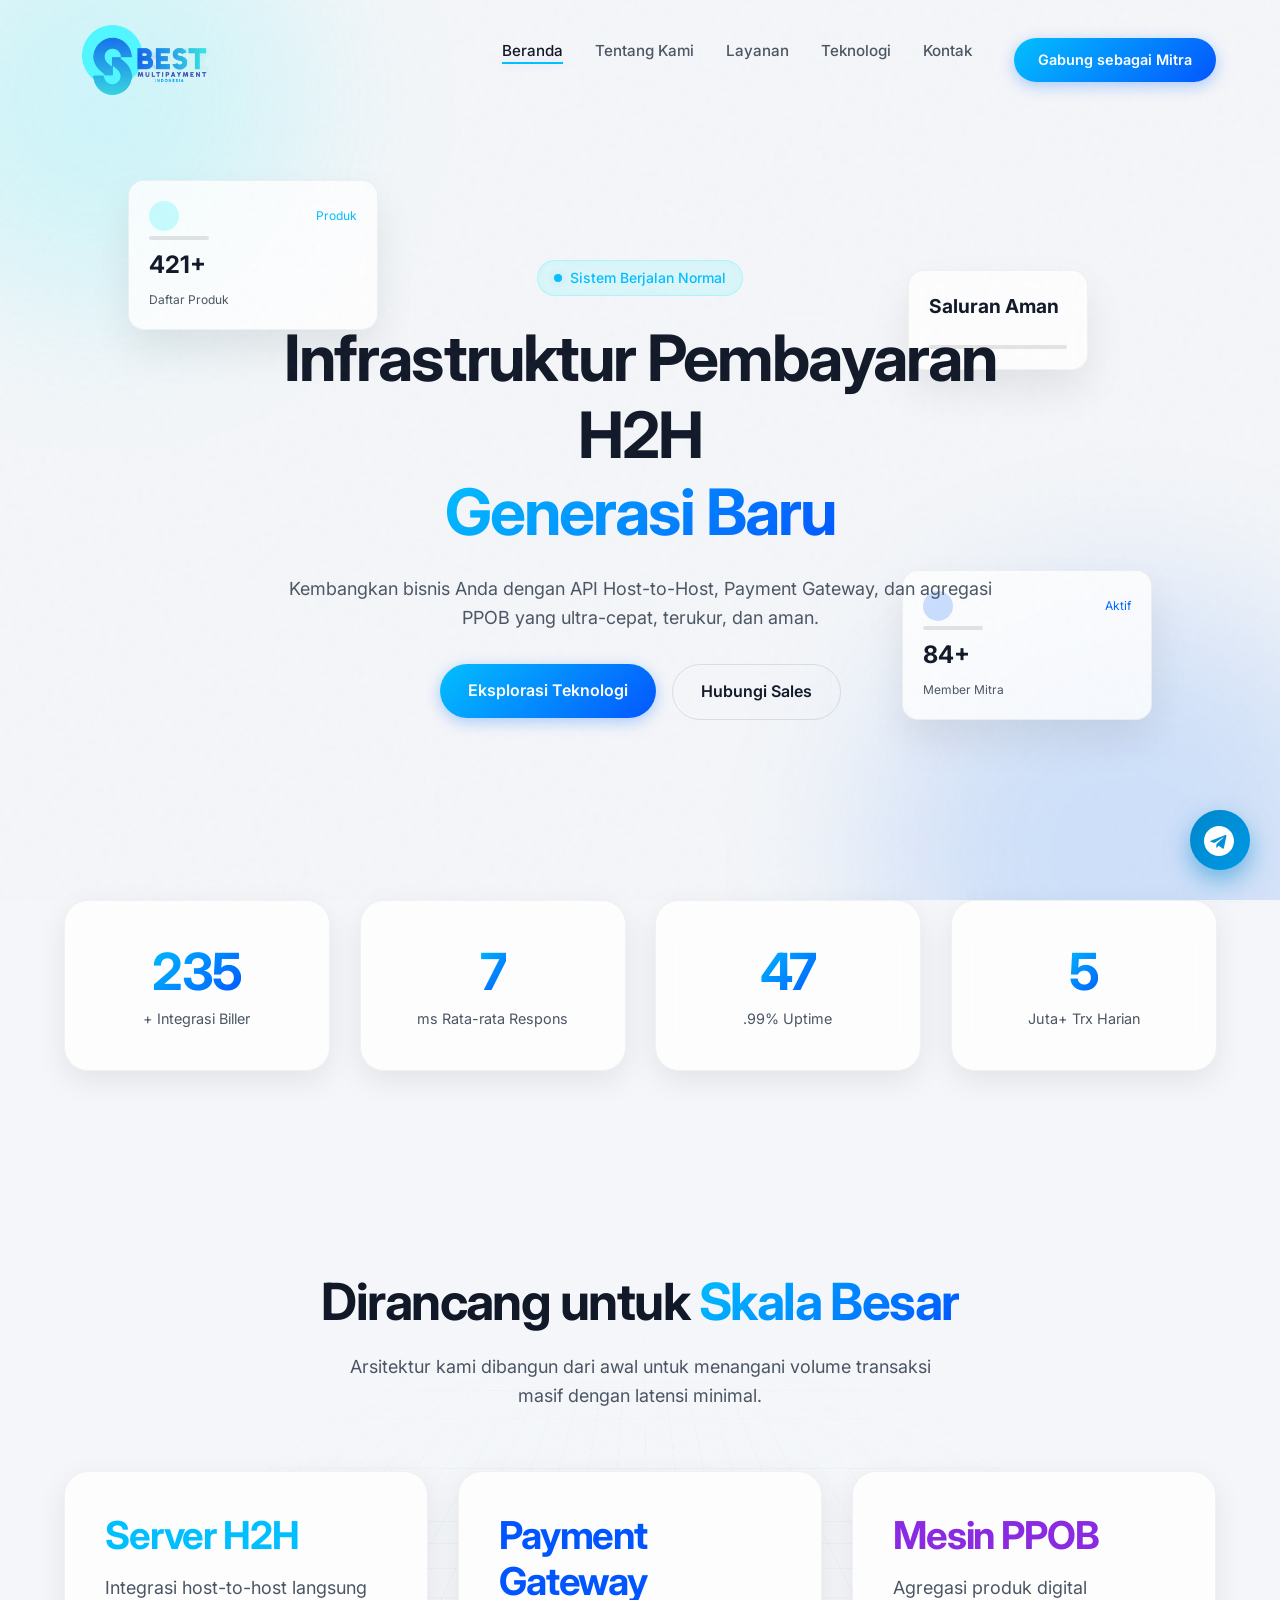
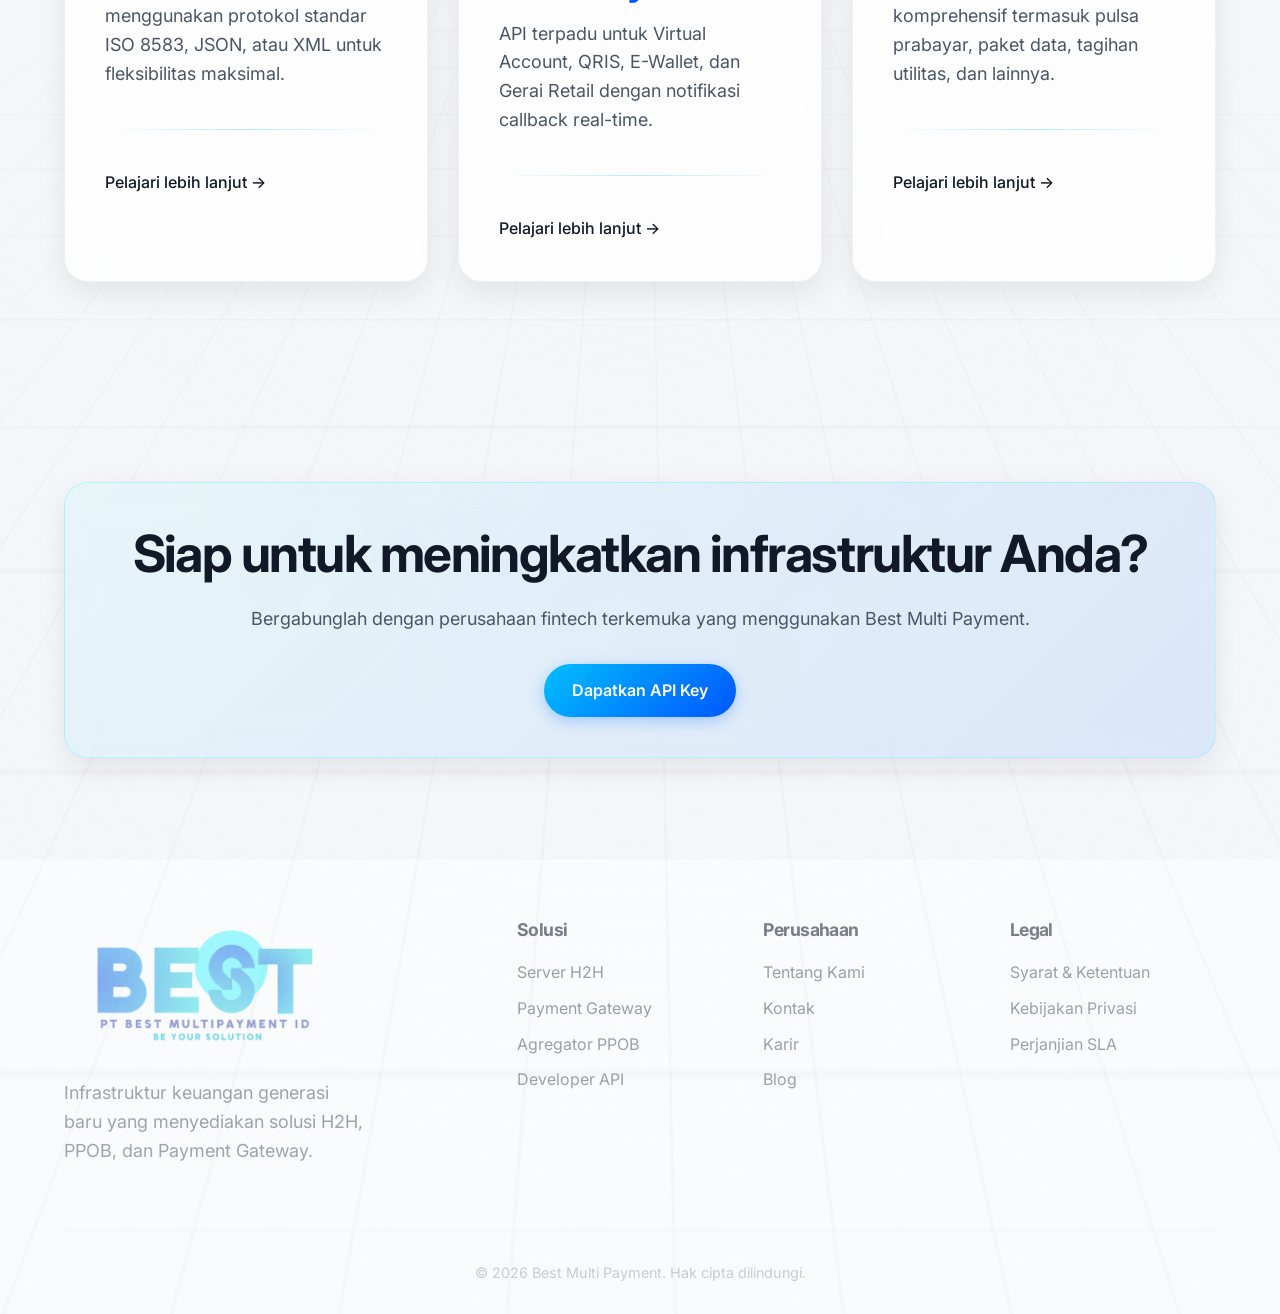
<file: index.html>
<!DOCTYPE html>
<html lang="id" prefix="og: https://ogp.me/ns#">

<head>
  <meta charset="UTF-8">
  <meta name="viewport" content="width=device-width, initial-scale=1.0">

  <!-- Favicons -->
  <link rel="icon" type="image/png" href="assets/favicon.ico">
  <link rel="apple-touch-icon" href="assets/favicon.ico">

  <!-- Primary SEO Meta Tags -->
  <title>Best Multi Payment | H2H Server, PPOB & Payment Gateway Terbaik Indonesia</title>
  <meta name="title" content="Best Multi Payment | H2H Server, PPOB & Payment Gateway Terbaik Indonesia">
  <meta name="description"
    content="Best Multi Payment menyediakan layanan H2H Server, Payment Gateway, PPOB, pulsa, token listrik, dan API terpercaya. Uptime 99.99%, transaksi cepat, harga terbaik. Gabung sekarang!">
  <meta name="keywords"
    content="best multi payment, H2H server, payment gateway, PPOB, pulsa murah, token listrik, API payment, server pulsa, agen pulsa, distributor pulsa, server H2H terbaik, payment gateway Indonesia, top up game, voucher game, paket data, bayar BPJS, bayar PDAM, bestmultipayment">
  <meta name="author" content="Best Multi Payment">
  <meta name="robots" content="index, follow, max-image-preview:large, max-snippet:-1, max-video-preview:-1">
  <meta name="revisit-after" content="7 days">
  <meta name="language" content="Indonesian">
  <meta name="rating" content="general">

  <!-- Canonical URL -->
  <link rel="canonical" href="https://bestmultipayment.com/">

  <!-- Open Graph / Facebook -->
  <meta property="og:type" content="website">
  <meta property="og:url" content="https://bestmultipayment.com/">
  <meta property="og:title" content="Best Multi Payment | H2H Server, PPOB & Payment Gateway Terbaik Indonesia">
  <meta property="og:description"
    content="Best Multi Payment menyediakan layanan H2H Server, Payment Gateway, PPOB, pulsa, token listrik, dan API terpercaya. Uptime 99.99%, transaksi cepat, harga terbaik. Gabung sekarang!">
  <meta property="og:image" content="https://bestmultipayment.com/assets/logo_best1.png">
  <meta property="og:image:width" content="1200">
  <meta property="og:image:height" content="630">
  <meta property="og:locale" content="id_ID">
  <meta property="og:site_name" content="Best Multi Payment">

  <!-- Twitter Card -->
  <meta name="twitter:card" content="summary_large_image">
  <meta name="twitter:url" content="https://bestmultipayment.com/">
  <meta name="twitter:title" content="Best Multi Payment | H2H Server, PPOB & Payment Gateway Terbaik Indonesia">
  <meta name="twitter:description"
    content="Best Multi Payment menyediakan layanan H2H Server, Payment Gateway, PPOB, pulsa, token listrik, dan API terpercaya. Uptime 99.99%, transaksi cepat, harga terbaik.">
  <meta name="twitter:image" content="https://bestmultipayment.com/assets/logo_best1.png">

  <!-- Geo & Business Info -->
  <meta name="geo.region" content="ID-JB">
  <meta name="geo.placename" content="Bogor, Jawa Barat, Indonesia">
  <meta name="geo.position" content="-6.5944;106.7892">
  <meta name="ICBM" content="-6.5944, 106.7892">

  <!-- JSON-LD Structured Data -->
  <script type="application/ld+json">
  {
    "@context": "https://schema.org",
    "@type": "Organization",
    "name": "Best Multi Payment",
    "alternateName": "BestMP",
    "url": "https://bestmultipayment.com",
    "logo": "https://bestmultipayment.com/assets/logo_best1.png",
    "description": "Best Multi Payment menyediakan layanan H2H Server, Payment Gateway, PPOB, pulsa, token listrik, dan API terpercaya di Indonesia.",
    "address": {
      "@type": "PostalAddress",
      "streetAddress": "Perumahan Bumi Mutiara Blok JB 8 no.16, Bojong Kulur",
      "addressLocality": "Bogor",
      "addressRegion": "Jawa Barat",
      "addressCountry": "ID"
    },
    "contactPoint": [
      {
        "@type": "ContactPoint",
        "telephone": "+62851-0263-3377",
        "contactType": "customer support",
        "availableLanguage": "Indonesian",
        "hoursAvailable": "Mo-Su 00:00-23:59"
      }
    ],
    "sameAs": [
      "https://t.me/csbestmp",
      "https://mitra.bestmultipayment.com"
    ],
    "hasOfferCatalog": {
      "@type": "OfferCatalog",
      "name": "Layanan Best Multi Payment",
      "itemListElement": [
        {"@type": "Offer", "itemOffered": {"@type": "Service", "name": "H2H Server"}},
        {"@type": "Offer", "itemOffered": {"@type": "Service", "name": "Payment Gateway"}},
        {"@type": "Offer", "itemOffered": {"@type": "Service", "name": "Agregator PPOB"}},
        {"@type": "Offer", "itemOffered": {"@type": "Service", "name": "API Pulsa & Data"}}
      ]
    }
  }
  </script>

  <script type="application/ld+json">
  {
    "@context": "https://schema.org",
    "@type": "WebSite",
    "name": "Best Multi Payment",
    "url": "https://bestmultipayment.com",
    "potentialAction": {
      "@type": "SearchAction",
      "target": "https://bestmultipayment.com/?s={search_term_string}",
      "query-input": "required name=search_term_string"
    }
  }
  </script>

  <!-- Fonts -->
  <link rel="preconnect" href="https://fonts.googleapis.com">
  <link rel="preconnect" href="https://fonts.gstatic.com" crossorigin>
  <link href="https://fonts.googleapis.com/css2?family=Inter:wght@300;400;500;600;700;800;900&display=swap"
    rel="stylesheet">

  <!-- Custom CSS -->
  <link rel="stylesheet" href="css/style.css">
</head>

<body>

  <!-- Navbar -->
  <nav class="navbar">
    <div class="container nav-container">
      <a href="index.html" class="logo">
        <img src="assets/logo_best1.png" alt="Best Multi Payment"
          style="height: 80px; max-width: 100%; object-fit: contain;">
      </a>
      <button class="mobile-menu-toggle" aria-label="Toggle Menu">
        <span></span><span></span><span></span>
      </button>
      <ul class="nav-links">
        <li><a href="index.html" class="nav-link active">Beranda</a></li>
        <li><a href="about.html" class="nav-link">Tentang Kami</a></li>
        <li><a href="services.html" class="nav-link">Layanan</a></li>
        <li><a href="technology.html" class="nav-link">Teknologi</a></li>
        <li><a href="contact.html" class="nav-link">Kontak</a></li>
        <li><a href="https://mitra.bestmultipayment.com/" class="btn btn-primary btn-nav">Gabung sebagai Mitra</a></li>
      </ul>
    </div>
  </nav>

  <!-- Animated Grid Background -->
  <div class="bg-grid"></div>

  <!-- Hero Section -->
  <section class="hero">
    <!-- Light Orbs -->
    <div class="orb orb-1"></div>
    <div class="orb orb-2"></div>

    <!-- Floating Cards -->
    <div class="hero-float-container">
      <div class="float-card fc-1">
        <div class="fc-header">
          <div class="fc-icon"></div>
          <span style="color:var(--neon-cyan); font-size:12px;">Produk</span>
        </div>
        <div class="fc-line"></div>
        <div class="fc-amount"><span class="counter-val" data-target="500">0</span>+</div>
        <div style="font-size:12px; color:var(--text-secondary);">Daftar Produk</div>
      </div>
      <div class="float-card fc-2">
        <div class="fc-header">
          <div class="fc-icon" style="background: rgba(0, 102, 255, 0.2)"></div>
          <span style="color:#0066ff; font-size:12px;">Aktif</span>
        </div>
        <div class="fc-line"></div>
        <div class="fc-amount"><span class="counter-val" data-target="100">0</span>+</div>
        <div style="font-size:12px; color:var(--text-secondary);">Member Mitra</div>
      </div>
      <div class="float-card fc-3">
        <div class="fc-amount" style="font-size: 1.2rem; margin-bottom: 5px;">Saluran Aman</div>
        <div class="fc-line" style="width: 100%;"></div>
      </div>
    </div>

    <div class="container hero-content reveal">
      <div class="hero-badges">
        <div class="hero-badge-dot"></div>
        Sistem Berjalan Normal
      </div>
      <h1>Infrastruktur Pembayaran H2H <br><span class="text-gradient">Generasi Baru</span></h1>
      <p>Kembangkan bisnis Anda dengan API Host-to-Host, Payment Gateway, dan agregasi PPOB yang ultra-cepat, terukur,
        dan aman.</p>

      <div class="btn-group">
        <div class="magnetic-wrap">
          <a href="technology.html" class="btn btn-primary">Eksplorasi Teknologi</a>
        </div>
        <div class="magnetic-wrap">
          <a href="contact.html" class="btn btn-outline">Hubungi Sales</a>
        </div>
      </div>
    </div>
  </section>

  <!-- Stats Section -->
  <section class="section" style="padding-top: 0;">
    <div class="container">
      <div class="grid grid-4 text-center reveal">
        <div class="glass-panel tilt-card">
          <div class="tilt-card-inner">
            <h2 class="text-gradient counter-val" data-target="500" style="margin-bottom: 5px;">0</h2>
            <p style="margin: 0; font-size: 0.9rem;">+ Integrasi Biller</p>
          </div>
        </div>
        <div class="glass-panel tilt-card">
          <div class="tilt-card-inner">
            <h2 class="text-gradient counter-val" data-target="15" style="margin-bottom: 5px;">0</h2>
            <p style="margin: 0; font-size: 0.9rem;">ms Rata-rata Respons</p>
          </div>
        </div>
        <div class="glass-panel tilt-card">
          <div class="tilt-card-inner">
            <h2 class="text-gradient counter-val" data-target="99" style="margin-bottom: 5px;">0</h2>
            <p style="margin: 0; font-size: 0.9rem;">.99% Uptime</p>
          </div>
        </div>
        <div class="glass-panel tilt-card">
          <div class="tilt-card-inner">
            <h2 class="text-gradient counter-val" data-target="10" style="margin-bottom: 5px;">0</h2>
            <p style="margin: 0; font-size: 0.9rem;">Juta+ Trx Harian</p>
          </div>
        </div>
      </div>
    </div>
  </section>

  <!-- Core Features Section -->
  <section class="section">
    <div class="container">
      <div class="reveal" style="text-align: center; margin-bottom: 60px;">
        <h2>Dirancang untuk <span class="text-gradient">Skala Besar</span></h2>
        <p style="max-width: 600px; margin: 0 auto;">Arsitektur kami dibangun dari awal untuk menangani volume transaksi
          masif dengan latensi minimal.</p>
      </div>

      <div class="grid grid-3">
        <div class="glass-panel reveal tilt-card">
          <div class="tilt-card-inner">
            <h3 style="color: var(--neon-cyan);">Server H2H</h3>
            <p>Integrasi host-to-host langsung menggunakan protokol standar ISO 8583, JSON, atau XML untuk fleksibilitas
              maksimal.</p>
            <div class="neon-line"></div>
            <a href="technology.html" style="color: var(--text-primary); font-weight: 500;">Pelajari lebih lanjut
              &rarr;</a>
          </div>
        </div>

        <div class="glass-panel reveal tilt-card" style="transition-delay: 0.1s;">
          <div class="tilt-card-inner">
            <h3 style="color: var(--neon-blue);">Payment Gateway</h3>
            <p>API terpadu untuk Virtual Account, QRIS, E-Wallet, dan Gerai Retail dengan notifikasi callback real-time.
            </p>
            <div class="neon-line"></div>
            <a href="services.html" style="color: var(--text-primary); font-weight: 500;">Pelajari lebih lanjut
              &rarr;</a>
          </div>
        </div>

        <div class="glass-panel reveal tilt-card" style="transition-delay: 0.2s;">
          <div class="tilt-card-inner">
            <h3 style="color: var(--neon-purple);">Mesin PPOB</h3>
            <p>Agregasi produk digital komprehensif termasuk pulsa prabayar, paket data, tagihan utilitas, dan lainnya.
            </p>
            <div class="neon-line"></div>
            <a href="services.html" style="color: var(--text-primary); font-weight: 500;">Pelajari lebih lanjut
              &rarr;</a>
          </div>
        </div>
      </div>
    </div>
  </section>

  <!-- CTA Section -->
  <section class="section">
    <div class="container">
      <div class="glass-panel reveal text-center"
        style="background: linear-gradient(135deg, rgba(0, 240, 255, 0.05), rgba(0, 102, 255, 0.1)); border-color: rgba(0, 240, 255, 0.2);">
        <h2>Siap untuk meningkatkan infrastruktur Anda?</h2>
        <p style="margin-bottom: 30px;">Bergabunglah dengan perusahaan fintech terkemuka yang menggunakan Best Multi
          Payment.</p>
        <div class="magnetic-wrap">
          <a href="contact.html" class="btn btn-primary">Dapatkan API Key</a>
        </div>
      </div>
    </div>
  </section>

  <!-- Footer -->
  <footer class="footer">
    <div class="container">
      <div class="footer-grid">
        <div>
          <div class="logo footer-logo">
            <img src="assets/logo_best2.png" alt="Best Multi Payment"
              style="height: 140px; max-width: 100%; object-fit: contain;">
          </div>
          <p class="footer-desc">Infrastruktur keuangan generasi baru yang menyediakan solusi H2H, PPOB, dan Payment
            Gateway.</p>
        </div>
        <div>
          <h4>Solusi</h4>
          <ul>
            <li><a href="services.html">Server H2H</a></li>
            <li><a href="services.html">Payment Gateway</a></li>
            <li><a href="services.html">Agregator PPOB</a></li>
            <li><a href="technology.html">Developer API</a></li>
          </ul>
        </div>
        <div>
          <h4>Perusahaan</h4>
          <ul>
            <li><a href="about.html">Tentang Kami</a></li>
            <li><a href="contact.html">Kontak</a></li>
            <li><a href="#">Karir</a></li>
            <li><a href="#">Blog</a></li>
          </ul>
        </div>
        <div>
          <h4>Legal</h4>
          <ul>
            <li><a href="#">Syarat & Ketentuan</a></li>
            <li><a href="#">Kebijakan Privasi</a></li>
            <li><a href="#">Perjanjian SLA</a></li>
          </ul>
        </div>
      </div>
      <div class="footer-bottom">
        &copy; 2026 Best Multi Payment. Hak cipta dilindungi.
      </div>
    </div>
  </footer>

  <!-- Custom Vanilla JS -->
  <script src="js/script.js"></script>
  <!-- Floating Telegram Widget -->
  <a href="https://t.me/csbestmp" target="_blank" class="floating-telegram" aria-label="Chat with us on Telegram">
    <svg viewBox="0 0 24 24" xmlns="http://www.w3.org/2000/svg">
      <path
        d="M12 0C5.373 0 0 5.373 0 12s5.373 12 12 12 12-5.373 12-12S18.627 0 12 0zm5.894 8.221l-1.97 9.28c-.145.658-.537.818-1.084.508l-3-2.21-1.446 1.394c-.14.18-.357.295-.6.295-.002 0-.003 0-.005 0l.213-3.054 5.56-5.022c.24-.213-.054-.334-.373-.121l-6.869 4.326-2.96-.924c-.64-.203-.658-.64.135-.954l11.566-4.458c.538-.196 1.006.128.832.941z" />
    </svg>
  </a>
</body>

</html>
</file>
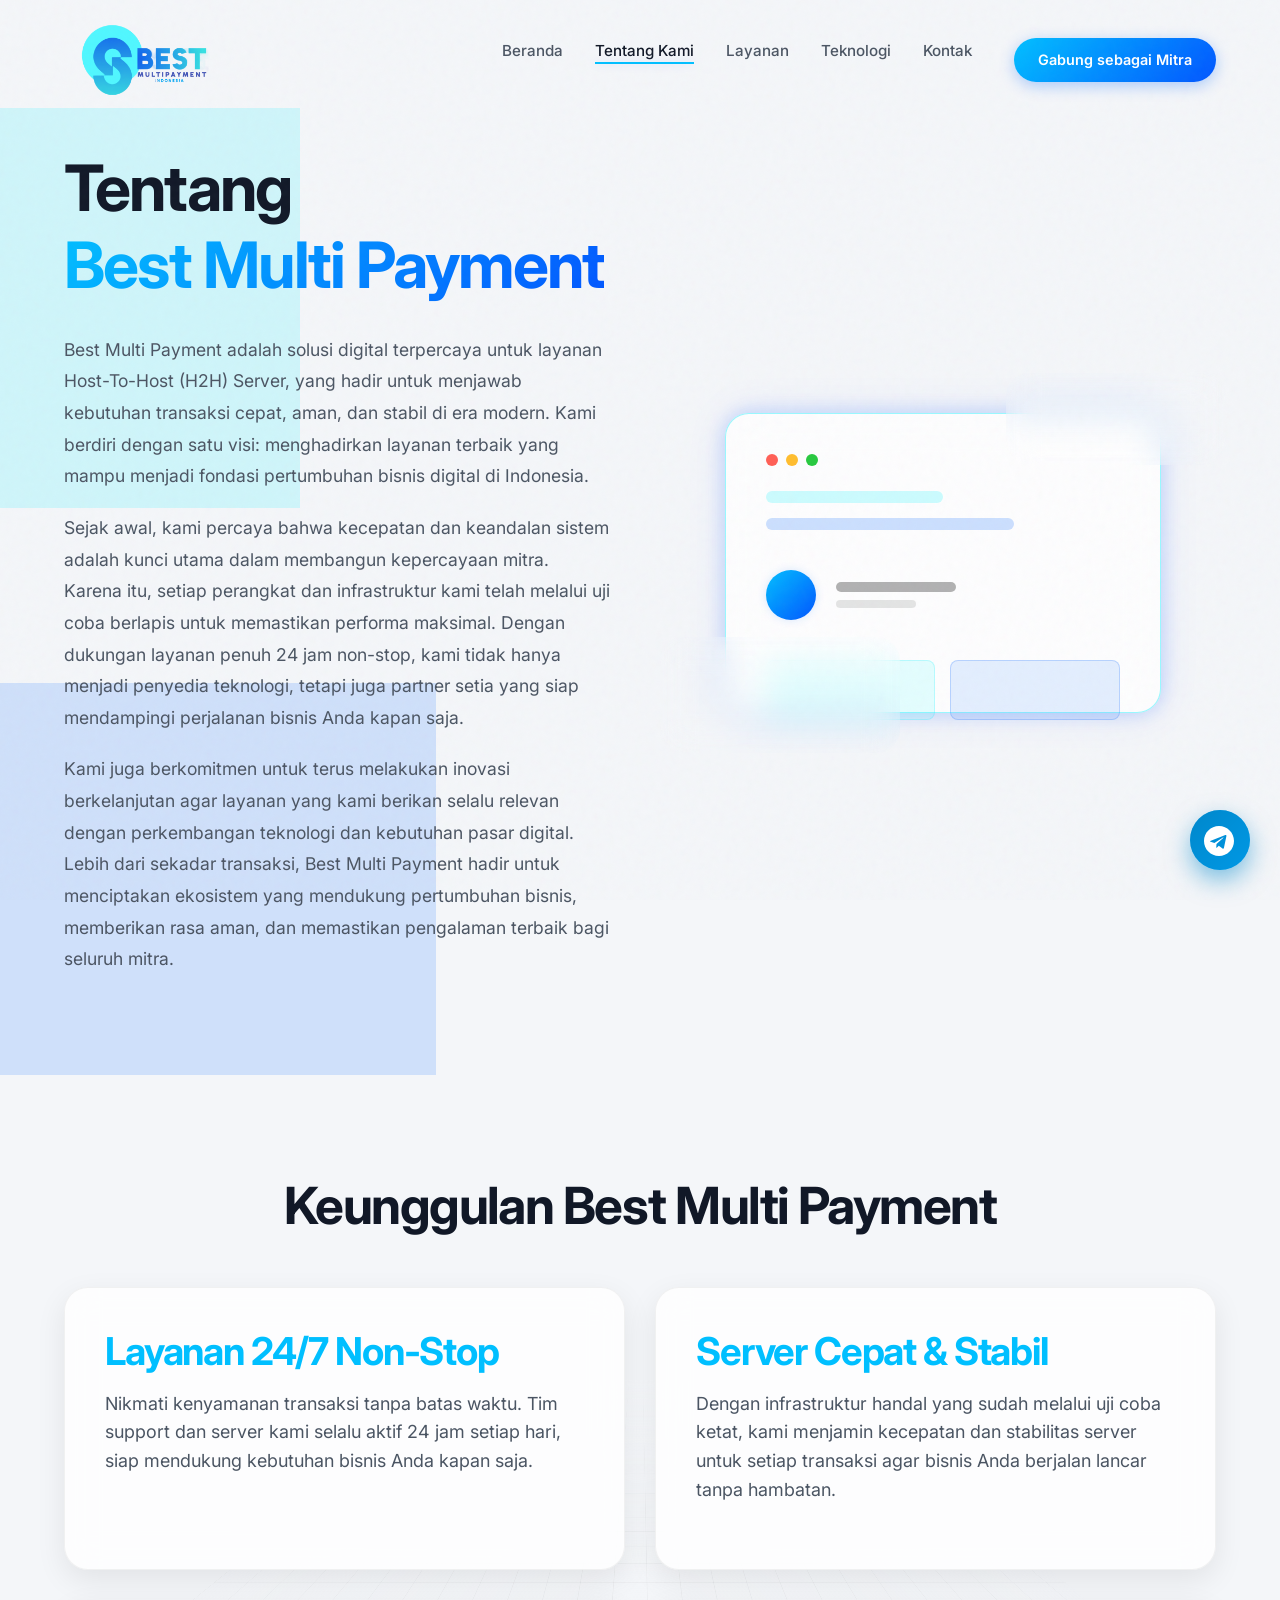
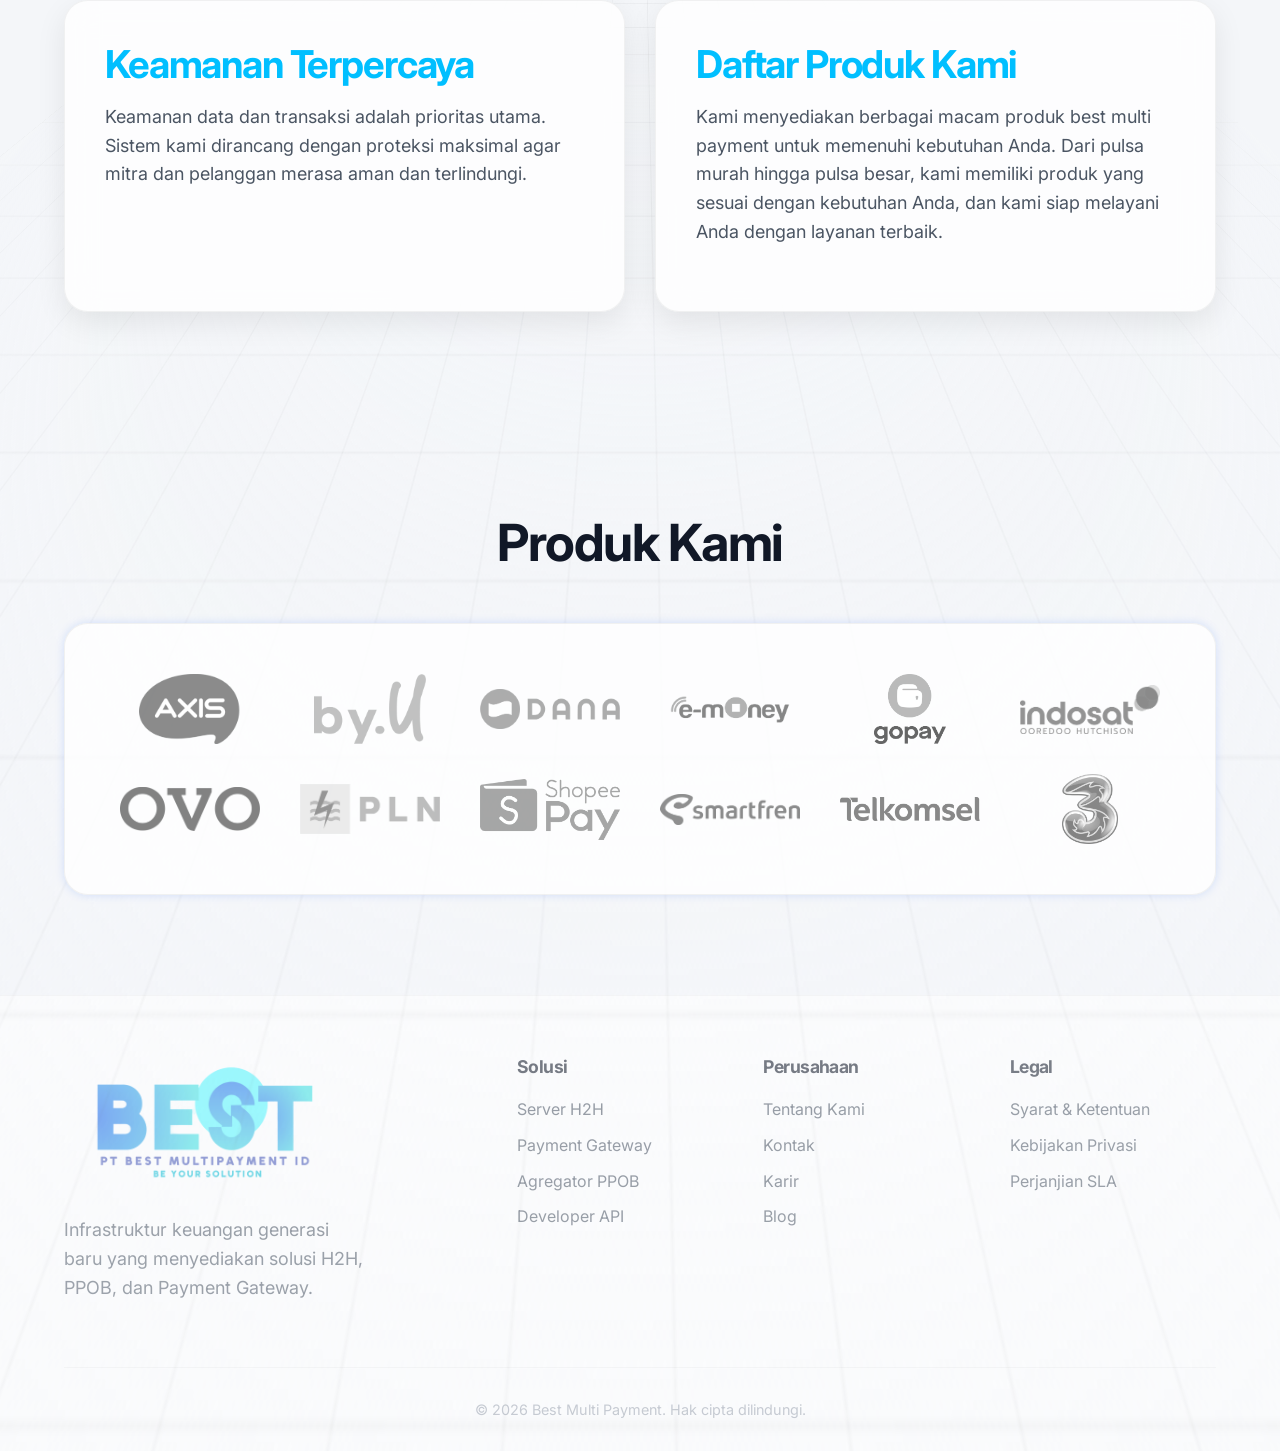
<file: about.html>
<!DOCTYPE html>
<html lang="id" prefix="og: https://ogp.me/ns#">

<head>
  <meta charset="UTF-8">
  <meta name="viewport" content="width=device-width, initial-scale=1.0">

  <!-- Favicons -->
  <link rel="icon" type="image/png" href="assets/favicon.ico">
  <link rel="apple-touch-icon" href="assets/favicon.ico">

  <!-- Primary SEO Meta Tags -->
  <title>Tentang Best Multi Payment | Penyedia H2H Server & PPOB Terpercaya di Indonesia</title>
  <meta name="title" content="Tentang Best Multi Payment | Penyedia H2H Server & PPOB Terpercaya di Indonesia">
  <meta name="description"
    content="Kenali Best Multi Payment, perusahaan penyedia H2H Server, Payment Gateway, dan agregator PPOB terpercaya di Indonesia. Layanan 24/7, server stabil, dan harga bersaing untuk agen pulsa dan mitra bisnis.">
  <meta name="keywords"
    content="tentang best multi payment, profil best multi payment, perusahaan H2H server, PPOB terpercaya, agen pulsa terpercaya, payment gateway Indonesia, server pulsa stabil, mitra bisnis pulsa, bestmultipayment Indonesia">
  <meta name="author" content="Best Multi Payment">
  <meta name="robots" content="index, follow, max-image-preview:large, max-snippet:-1, max-video-preview:-1">
  <meta name="language" content="Indonesian">

  <!-- Canonical URL -->
  <link rel="canonical" href="https://bestmultipayment.com/about.html">

  <!-- Open Graph / Facebook -->
  <meta property="og:type" content="website">
  <meta property="og:url" content="https://bestmultipayment.com/about.html">
  <meta property="og:title" content="Tentang Best Multi Payment | Penyedia H2H Server & PPOB Terpercaya di Indonesia">
  <meta property="og:description"
    content="Kenali Best Multi Payment, perusahaan penyedia H2H Server, Payment Gateway, dan agregator PPOB terpercaya di Indonesia. Layanan 24/7, server stabil, dan harga bersaing.">
  <meta property="og:image" content="https://bestmultipayment.com/assets/logo_best1.png">
  <meta property="og:locale" content="id_ID">
  <meta property="og:site_name" content="Best Multi Payment">

  <!-- Twitter Card -->
  <meta name="twitter:card" content="summary_large_image">
  <meta name="twitter:title" content="Tentang Best Multi Payment | Penyedia H2H Server & PPOB Terpercaya di Indonesia">
  <meta name="twitter:description"
    content="Kenali Best Multi Payment, perusahaan penyedia H2H Server, Payment Gateway, dan PPOB terpercaya. Layanan 24/7, server stabil.">
  <meta name="twitter:image" content="https://bestmultipayment.com/assets/logo_best1.png">

  <!-- Geo & Business Info -->
  <meta name="geo.region" content="ID-JB">
  <meta name="geo.placename" content="Bogor, Jawa Barat, Indonesia">

  <!-- JSON-LD Structured Data -->
  <script type="application/ld+json">
  {
    "@context": "https://schema.org",
    "@type": "AboutPage",
    "name": "Tentang Best Multi Payment",
    "url": "https://bestmultipayment.com/about.html",
    "description": "Halaman tentang Best Multi Payment, penyedia H2H Server, Payment Gateway, dan PPOB terpercaya di Indonesia.",
    "mainEntity": {
      "@type": "Organization",
      "name": "Best Multi Payment",
      "url": "https://bestmultipayment.com",
      "logo": "https://bestmultipayment.com/assets/logo_best1.png",
      "address": {
        "@type": "PostalAddress",
        "streetAddress": "Perumahan Bumi Mutiara Blok JB 8 no.16, Bojong Kulur",
        "addressLocality": "Bogor",
        "addressRegion": "Jawa Barat",
        "addressCountry": "ID"
      }
    }
  }
  </script>

  <link rel="preconnect" href="https://fonts.googleapis.com">
  <link rel="preconnect" href="https://fonts.gstatic.com" crossorigin>
  <link href="https://fonts.googleapis.com/css2?family=Inter:wght@300;400;500;600;700;800;900&display=swap"
    rel="stylesheet">
  <link rel="stylesheet" href="css/style.css">
  <style>
    .clients-grid {
      display: grid;
      grid-template-columns: repeat(6, 1fr);
      gap: 30px;
      align-items: center;
      justify-items: center;
      padding: 50px;
      background: var(--bg-panel);
      border: 1px solid rgba(0, 0, 0, 0.05);
      border-radius: var(--border-radius-lg);
      box-shadow: var(--glow-sm);
    }

    .clients-grid img {
      width: 100%;
      max-width: 140px;
      height: 70px;
      object-fit: contain;
      filter: grayscale(100%) opacity(0.6);
      transition: all 0.4s cubic-bezier(0.175, 0.885, 0.32, 1.275);
    }

    .clients-grid img:hover {
      filter: grayscale(0%) opacity(1);
      transform: scale(1.15) translateY(-5px);
    }

    @media (max-width: 992px) {
      .clients-grid {
        grid-template-columns: repeat(4, 1fr);
        gap: 20px;
        padding: 30px;
      }
    }

    @media (max-width: 768px) {
      .clients-grid {
        grid-template-columns: repeat(3, 1fr);
      }
    }

    @media (max-width: 480px) {
      .clients-grid {
        grid-template-columns: repeat(2, 1fr);
      }
    }
  </style>
</head>

<body>

  <nav class="navbar">
    <div class="container nav-container">
      <a href="index.html" class="logo">
        <img src="assets/logo_best1.png" alt="Best Multi Payment"
          style="height: 80px; max-width: 100%; object-fit: contain;">
      </a>
      <button class="mobile-menu-toggle" aria-label="Toggle Menu">
        <span></span><span></span><span></span>
      </button>
      <ul class="nav-links">
        <li><a href="index.html" class="nav-link">Beranda</a></li>
        <li><a href="about.html" class="nav-link active">Tentang Kami</a></li>
        <li><a href="services.html" class="nav-link">Layanan</a></li>
        <li><a href="technology.html" class="nav-link">Teknologi</a></li>
        <li><a href="contact.html" class="nav-link">Kontak</a></li>
        <li><a href="https://mitra.bestmultipayment.com/" class="btn btn-primary btn-nav">Gabung sebagai Mitra</a></li>
      </ul>
    </div>
  </nav>

  <div class="bg-grid"></div>

  <section class="section" style="padding-top: 150px; position: relative; overflow: hidden;">
    <!-- Animated Orbs -->
    <div class="orb-1" style="position: absolute; top: 10%; right: 10%; animation: float 6s ease-in-out infinite;">
    </div>
    <div class="orb-2"
      style="position: absolute; bottom: -10%; left: -5%; animation: float 8s ease-in-out infinite reverse;"></div>

    <div class="container">
      <div class="grid grid-2" style="align-items: center; gap: 60px;">
        <div class="reveal">
          <h1 style="text-align: left; margin-bottom: 30px;">Tentang <span class="text-gradient">Best Multi
              Payment</span>
          </h1>
          <p style="margin-bottom: 20px; font-size: 1.1rem; line-height: 1.8; color: var(--text-secondary);">Best Multi
            Payment adalah solusi digital terpercaya untuk layanan Host-To-Host (H2H) Server, yang hadir untuk menjawab
            kebutuhan transaksi cepat, aman, dan stabil di era modern. Kami berdiri dengan satu visi: menghadirkan
            layanan terbaik yang mampu menjadi fondasi pertumbuhan bisnis digital di Indonesia.</p>
          <p style="margin-bottom: 20px; font-size: 1.1rem; line-height: 1.8; color: var(--text-secondary);">Sejak awal,
            kami percaya bahwa kecepatan dan keandalan sistem adalah kunci utama dalam membangun kepercayaan mitra.
            Karena itu, setiap perangkat dan infrastruktur kami telah melalui uji coba berlapis untuk memastikan
            performa maksimal. Dengan dukungan layanan penuh 24 jam non-stop, kami tidak hanya menjadi penyedia
            teknologi, tetapi juga partner setia yang siap mendampingi perjalanan bisnis Anda kapan saja.</p>
          <p style="margin: 0; font-size: 1.1rem; line-height: 1.8; color: var(--text-secondary);">Kami juga berkomitmen
            untuk terus melakukan inovasi berkelanjutan agar layanan yang kami berikan selalu relevan dengan
            perkembangan teknologi dan kebutuhan pasar digital. Lebih dari sekadar transaksi, Best Multi Payment hadir
            untuk
            menciptakan ekosistem yang mendukung pertumbuhan bisnis, memberikan rasa aman, dan memastikan pengalaman
            terbaik bagi seluruh mitra.</p>
        </div>

        <!-- Animated Graphic -->
        <div class="hero-graphic reveal"
          style="position: relative; height: 500px; display: flex; justify-content: center; align-items: center;">
          <div class="glass-panel"
            style="width: 80%; height: 60%; position: absolute; animation: float 6s ease-in-out infinite; border-color: rgba(0, 240, 255, 0.4); box-shadow: var(--glow-md);">
            <!-- UI simulation -->
            <div style="display: flex; gap: 8px; margin-bottom: 25px;">
              <div style="width: 12px; height: 12px; border-radius: 50%; background: #ff5f56;"></div>
              <div style="width: 12px; height: 12px; border-radius: 50%; background: #ffbd2e;"></div>
              <div style="width: 12px; height: 12px; border-radius: 50%; background: #27c93f;"></div>
            </div>
            <div
              style="height: 12px; width: 50%; background: rgba(0,240,255,0.2); border-radius: 6px; margin-bottom: 15px;">
            </div>
            <div
              style="height: 12px; width: 70%; background: rgba(0,102,255,0.2); border-radius: 6px; margin-bottom: 40px;">
            </div>

            <div style="display: flex; gap: 20px; align-items: center;">
              <div
                style="width: 50px; height: 50px; border-radius: 50%; background: var(--grad-primary); animation: spin 4s linear infinite; box-shadow: var(--glow-sm);">
              </div>
              <div>
                <div
                  style="height: 10px; width: 120px; background: rgba(0,0,0,0.3); border-radius: 5px; margin-bottom: 8px;">
                </div>
                <div style="height: 8px; width: 80px; background: rgba(0,0,0,0.1); border-radius: 4px;"></div>
              </div>
            </div>

            <div style="margin-top: 40px; display: grid; grid-template-columns: 1fr 1fr; gap: 15px;">
              <div
                style="height: 60px; background: rgba(0,240,255,0.1); border-radius: var(--border-radius-sm); border: 1px solid rgba(0,240,255,0.2);">
              </div>
              <div
                style="height: 60px; background: rgba(0,102,255,0.1); border-radius: var(--border-radius-sm); border: 1px solid rgba(0,102,255,0.2);">
              </div>
            </div>
          </div>

          <!-- Floating UI Element 1 -->
          <div class="glass-panel"
            style="position: absolute; right: -10px; top: 60px; width: 220px; padding: 20px; animation: float 5s ease-in-out infinite 1s; z-index: 2; border-color: var(--neon-blue); background: var(--bg-panel-hover);">
            <div style="display: flex; align-items: center; gap: 15px;">
              <div
                style="font-size: 2rem; background: rgba(0,102,255,0.1); border-radius: 50%; width: 50px; height: 50px; display: flex; align-items: center; justify-content: center;">
                ⚡</div>
              <div>
                <h4 style="margin: 0; color: var(--text-primary); font-size: 0.9rem;">Server Uptime</h4>
                <p style="margin: 0; color: var(--neon-cyan); font-weight: 800; font-size: 1.2rem;">99.99%</p>
              </div>
            </div>
          </div>

          <!-- Floating UI Element 2 -->
          <div class="glass-panel"
            style="position: absolute; left: -10px; bottom: 60px; width: 240px; padding: 20px; animation: float 7s ease-in-out infinite 0.5s; z-index: 2; border-color: var(--neon-cyan); background: var(--bg-panel-hover);">
            <div style="display: flex; align-items: center; gap: 15px;">
              <div
                style="font-size: 2rem; background: rgba(0,240,255,0.1); border-radius: 50%; width: 50px; height: 50px; display: flex; align-items: center; justify-content: center;">
                🛡️</div>
              <div>
                <h4 style="margin: 0; color: var(--text-primary); font-size: 0.9rem;">Security Status</h4>
                <p style="margin: 0; color: var(--neon-blue); font-weight: 800; font-size: 1.1rem;">Enterprise Grade</p>
              </div>
            </div>
          </div>
        </div>
      </div>
    </div>
  </section>

  <section class="section pt-0">
    <div class="container">
      <h2 class="text-center reveal" style="margin-bottom: 50px;">Keunggulan Best Multi Payment</h2>
      <div class="grid grid-2">
        <div class="glass-panel reveal tilt-card">
          <div class="tilt-card-inner">
            <h3 style="color: var(--neon-cyan);">Layanan 24/7 Non-Stop</h3>
            <p>Nikmati kenyamanan transaksi tanpa batas waktu. Tim support dan server kami selalu aktif 24 jam setiap
              hari, siap mendukung kebutuhan bisnis Anda kapan saja.</p>
          </div>
        </div>
        <div class="glass-panel reveal tilt-card" style="transition-delay: 0.1s;">
          <div class="tilt-card-inner">
            <h3 style="color: var(--neon-cyan);">Server Cepat & Stabil</h3>
            <p>Dengan infrastruktur handal yang sudah melalui uji coba ketat, kami menjamin kecepatan dan stabilitas
              server untuk setiap transaksi agar bisnis Anda berjalan lancar tanpa hambatan.</p>
          </div>
        </div>
        <div class="glass-panel reveal tilt-card" style="transition-delay: 0.2s;">
          <div class="tilt-card-inner">
            <h3 style="color: var(--neon-cyan);">Keamanan Terpercaya</h3>
            <p>Keamanan data dan transaksi adalah prioritas utama. Sistem kami dirancang dengan proteksi maksimal agar
              mitra dan pelanggan merasa aman dan terlindungi.</p>
          </div>
        </div>
        <div class="glass-panel reveal tilt-card" style="transition-delay: 0.3s;">
          <div class="tilt-card-inner">
            <h3 style="color: var(--neon-cyan);">Daftar Produk Kami</h3>
            <p>Kami menyediakan berbagai macam produk best multi payment untuk memenuhi kebutuhan Anda. Dari pulsa murah
              hingga pulsa besar, kami memiliki produk yang sesuai dengan kebutuhan Anda, dan kami siap melayani Anda
              dengan layanan terbaik.</p>
          </div>
        </div>
      </div>
    </div>
  </section>

  <section class="section pt-0">
    <div class="container">
      <h2 class="text-center reveal" style="margin-bottom: 50px;">Produk Kami</h2>
      <div class="clients-grid reveal">
        <img src="assets/clients/axis.png" alt="Axis">
        <img src="assets/clients/byu.png" alt="ByU">
        <img src="assets/clients/dana.png" alt="Dana">
        <img src="assets/clients/e-money.png" alt="e-Money">
        <img src="assets/clients/gopay.png" alt="GoPay">
        <img src="assets/clients/indosat.png" alt="Indosat">
        <img src="assets/clients/ovo.png" alt="OVO">
        <img src="assets/clients/pln.png" alt="PLN">
        <img src="assets/clients/shopay.png" alt="ShopeePay">
        <img src="assets/clients/smartfren.png" alt="Smartfren">
        <img src="assets/clients/telkomsel.png" alt="Telkomsel">
        <img src="assets/clients/three.png" alt="Tri">
      </div>
    </div>
  </section>

  <!-- Footer -->
  <footer class="footer">
    <div class="container">
      <div class="footer-grid">
        <div>
          <div class="logo footer-logo">
            <img src="assets/logo_best2.png" alt="Best Multi Payment"
              style="height: 140px; max-width: 100%; object-fit: contain;">
          </div>
          <p class="footer-desc">Infrastruktur keuangan generasi baru yang menyediakan solusi H2H, PPOB, dan Payment
            Gateway.</p>
        </div>
        <div>
          <h4>Solusi</h4>
          <ul>
            <li><a href="services.html">Server H2H</a></li>
            <li><a href="services.html">Payment Gateway</a></li>
            <li><a href="services.html">Agregator PPOB</a></li>
            <li><a href="technology.html">Developer API</a></li>
          </ul>
        </div>
        <div>
          <h4>Perusahaan</h4>
          <ul>
            <li><a href="about.html">Tentang Kami</a></li>
            <li><a href="contact.html">Kontak</a></li>
            <li><a href="#">Karir</a></li>
            <li><a href="#">Blog</a></li>
          </ul>
        </div>
        <div>
          <h4>Legal</h4>
          <ul>
            <li><a href="#">Syarat & Ketentuan</a></li>
            <li><a href="#">Kebijakan Privasi</a></li>
            <li><a href="#">Perjanjian SLA</a></li>
          </ul>
        </div>
      </div>
      <div class="footer-bottom">
        &copy; 2026 Best Multi Payment. Hak cipta dilindungi.
      </div>
    </div>
  </footer>

  <script src="js/script.js"></script>
  <!-- Floating Telegram Widget -->
  <a href="https://t.me/csbestmp" target="_blank" class="floating-telegram" aria-label="Chat with us on Telegram">
    <svg viewBox="0 0 24 24" xmlns="http://www.w3.org/2000/svg">
      <path
        d="M12 0C5.373 0 0 5.373 0 12s5.373 12 12 12 12-5.373 12-12S18.627 0 12 0zm5.894 8.221l-1.97 9.28c-.145.658-.537.818-1.084.508l-3-2.21-1.446 1.394c-.14.18-.357.295-.6.295-.002 0-.003 0-.005 0l.213-3.054 5.56-5.022c.24-.213-.054-.334-.373-.121l-6.869 4.326-2.96-.924c-.64-.203-.658-.64.135-.954l11.566-4.458c.538-.196 1.006.128.832.941z" />
    </svg>
  </a>
</body>

</html>
</file>
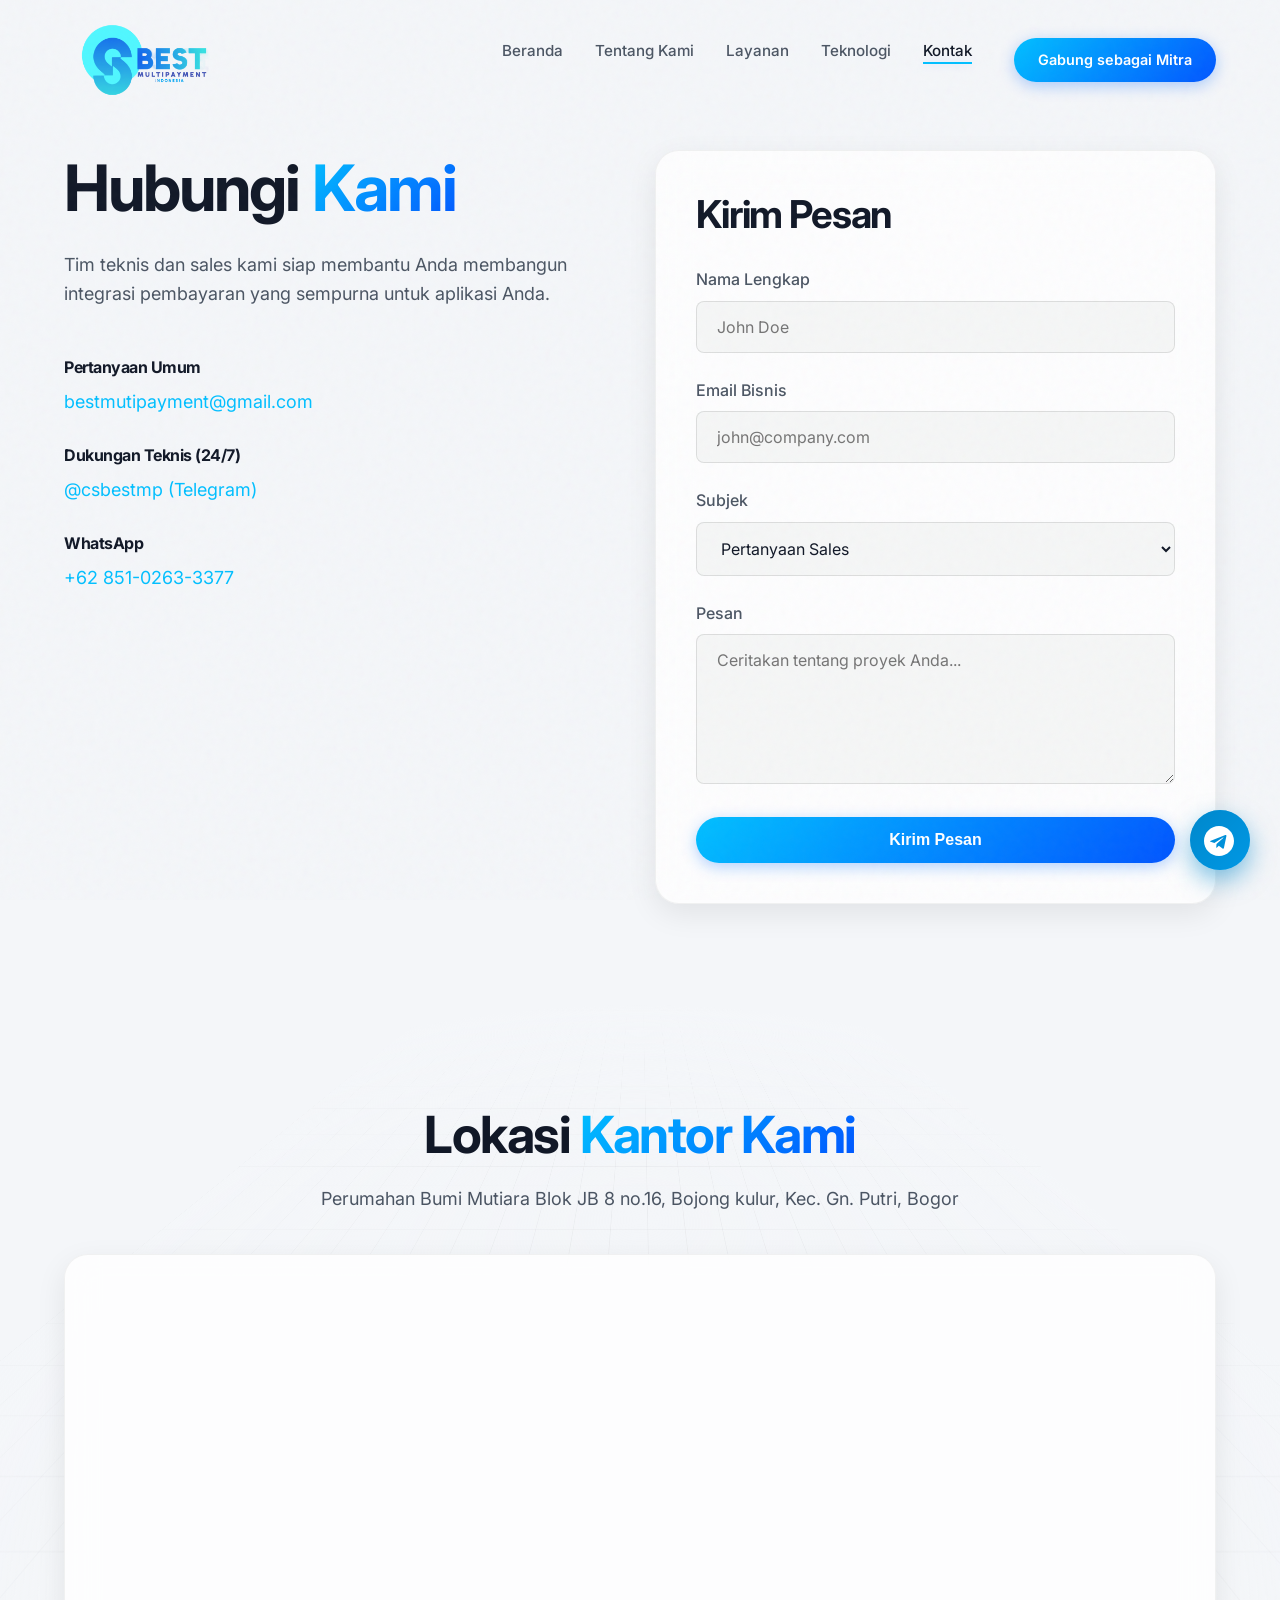
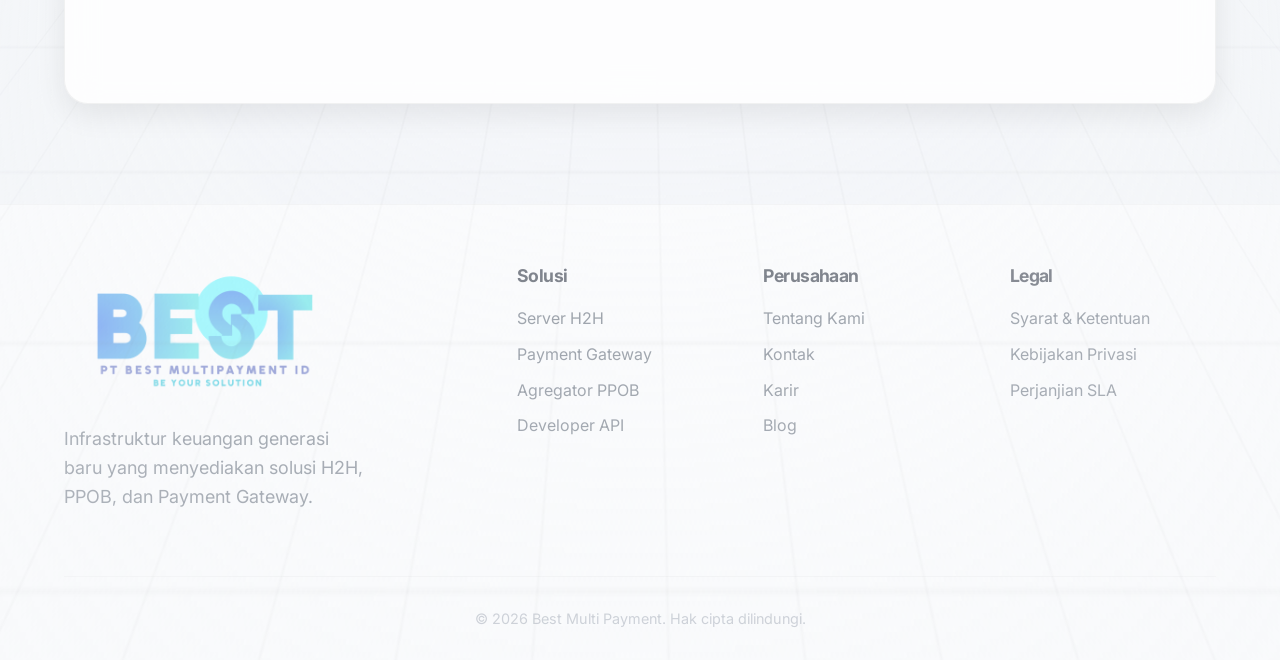
<file: contact.html>
<!DOCTYPE html>
<html lang="id" prefix="og: https://ogp.me/ns#">

<head>
  <meta charset="UTF-8">
  <meta name="viewport" content="width=device-width, initial-scale=1.0">

  <!-- Favicons -->
  <link rel="icon" type="image/png" href="assets/favicon.ico">
  <link rel="apple-touch-icon" href="assets/favicon.ico">


  <!-- Primary SEO Meta Tags -->
  <title>Kontak Best Multi Payment | Hubungi Kami - CS 24/7 via Telegram & WhatsApp</title>
  <meta name="title" content="Kontak Best Multi Payment | Hubungi Kami - CS 24/7 via Telegram & WhatsApp">
  <meta name="description"
    content="Hubungi Best Multi Payment via Telegram @csbestmp atau WhatsApp +62851-0263-3377. Dukungan teknis & sales 24/7 untuk layanan H2H Server, Payment Gateway, PPOB, dan API best multi payment Indonesia.">
  <meta name="keywords"
    content="kontak best multi payment, CS best multi payment, hubungi best multi payment, telegram best multi payment, whatsapp best multi payment, support H2H server, customer service PPOB, daftar mitra best multi payment, gabung agen pulsa, pendaftaran mitra payment gateway">
  <meta name="author" content="Best Multi Payment">
  <meta name="robots" content="index, follow, max-image-preview:large, max-snippet:-1, max-video-preview:-1">
  <meta name="language" content="Indonesian">

  <!-- Canonical URL -->
  <link rel="canonical" href="https://bestmultipayment.com/contact.html">

  <!-- Open Graph / Facebook -->
  <meta property="og:type" content="website">
  <meta property="og:url" content="https://bestmultipayment.com/contact.html">
  <meta property="og:title" content="Kontak Best Multi Payment | Hubungi Kami - CS 24/7 via Telegram & WhatsApp">
  <meta property="og:description"
    content="Hubungi Best Multi Payment via Telegram atau WhatsApp. CS 24/7 siap membantu kebutuhan H2H Server, Payment Gateway, PPOB, dan API pulsa Anda.">
  <meta property="og:image" content="https://bestmultipayment.com/assets/logo_best1.png">
  <meta property="og:locale" content="id_ID">
  <meta property="og:site_name" content="Best Multi Payment">

  <!-- Twitter Card -->
  <meta name="twitter:card" content="summary_large_image">
  <meta name="twitter:title" content="Kontak Best Multi Payment | CS 24/7 via Telegram & WhatsApp">
  <meta name="twitter:description"
    content="Hubungi Best Multi Payment via Telegram @csbestmp atau WhatsApp +62851-0263-3377. CS siap 24/7.">
  <meta name="twitter:image" content="https://bestmultipayment.com/assets/logo_best1.png">

  <!-- Geo & Business Info -->
  <meta name="geo.region" content="ID-JB">
  <meta name="geo.placename" content="Bogor, Jawa Barat, Indonesia">
  <meta name="geo.position" content="-6.5944;106.7892">
  <meta name="ICBM" content="-6.5944, 106.7892">

  <!-- JSON-LD Structured Data -->
  <script type="application/ld+json">
  {
    "@context": "https://schema.org",
    "@type": "LocalBusiness",
    "name": "Best Multi Payment",
    "url": "https://bestmultipayment.com",
    "logo": "https://bestmultipayment.com/assets/logo_best1.png",
    "image": "https://bestmultipayment.com/assets/logo_best1.png",
    "description": "Penyedia H2H Server, Payment Gateway, dan PPOB terpercaya di Indonesia. Layanan 24/7.",
    "telephone": "+62851-0263-3377",
    "email": "bestmutipayment@gmail.com",
    "address": {
      "@type": "PostalAddress",
      "streetAddress": "Perumahan Bumi Mutiara Blok JB 8 no.16, Bojong Kulur, Kec. Gn. Putri",
      "addressLocality": "Bogor",
      "addressRegion": "Jawa Barat",
      "postalCode": "16968",
      "addressCountry": "ID"
    },
    "geo": {
      "@type": "GeoCoordinates",
      "latitude": "-6.5944",
      "longitude": "106.7892"
    },
    "openingHoursSpecification": {
      "@type": "OpeningHoursSpecification",
      "dayOfWeek": ["Monday","Tuesday","Wednesday","Thursday","Friday","Saturday","Sunday"],
      "opens": "00:00",
      "closes": "23:59"
    },
    "contactPoint": [
      {
        "@type": "ContactPoint",
        "telephone": "+62851-0263-3377",
        "contactType": "customer support",
        "contactOption": "TollFree",
        "availableLanguage": "Indonesian"
      }
    ],
    "sameAs": [
      "https://t.me/csbestmp",
      "https://mitra.bestmultipayment.com"
    ]
  }
  </script>

  <link rel="preconnect" href="https://fonts.googleapis.com">
  <link rel="preconnect" href="https://fonts.gstatic.com" crossorigin>
  <link href="https://fonts.googleapis.com/css2?family=Inter:wght@300;400;500;600;700;800;900&display=swap"
    rel="stylesheet">
  <link rel="stylesheet" href="css/style.css">
  <style>
    .form-group {
      margin-bottom: 25px;
    }

    .form-group label {
      display: block;
      margin-bottom: 8px;
      color: var(--text-secondary);
      font-weight: 500;
    }

    .form-control {
      width: 100%;
      padding: 15px 20px;
      background: rgba(0, 0, 0, 0.03);
      border: 1px solid rgba(0, 0, 0, 0.1);
      border-radius: var(--border-radius-sm);
      color: var(--text-primary);
      font-family: inherit;
      font-size: 1rem;
      transition: var(--transition-fast);
    }

    .form-control:focus {
      outline: none;
      border-color: var(--neon-cyan);
      background: rgba(0, 240, 255, 0.05);
      box-shadow: inset 0 0 10px rgba(0, 240, 255, 0.1), var(--glow-sm);
    }

    textarea.form-control {
      resize: vertical;
      min-height: 150px;
    }
  </style>
</head>

<body>

  <nav class="navbar">
    <div class="container nav-container">
      <a href="index.html" class="logo">
        <img src="assets/logo_best1.png" alt="Best Multi Payment"
          style="height: 80px; max-width: 100%; object-fit: contain;">
      </a>
      <button class="mobile-menu-toggle" aria-label="Toggle Menu">
        <span></span><span></span><span></span>
      </button>
      <ul class="nav-links">
        <li><a href="index.html" class="nav-link">Beranda</a></li>
        <li><a href="about.html" class="nav-link">Tentang Kami</a></li>
        <li><a href="services.html" class="nav-link">Layanan</a></li>
        <li><a href="technology.html" class="nav-link">Teknologi</a></li>
        <li><a href="contact.html" class="nav-link active">Kontak</a></li>
        <li><a href="https://mitra.bestmultipayment.com/" class="btn btn-primary btn-nav">Gabung sebagai Mitra</a></li>
      </ul>
    </div>
  </nav>

  <div class="bg-grid"></div>

  <section class="section" style="padding-top: 150px;">
    <div class="container">
      <div class="grid grid-2" style="align-items: start;">

        <div class="reveal">
          <h1>Hubungi <span class="text-gradient">Kami</span></h1>
          <p>Tim teknis dan sales kami siap membantu Anda membangun integrasi pembayaran yang sempurna untuk aplikasi
            Anda.</p>

          <div style="margin-top: 50px;">
            <div style="margin-bottom: 30px;">
              <h4 style="color: var(--text-primary); margin-bottom: 10px;">Pertanyaan Umum</h4>
              <p style="margin: 0;"><a href="mailto:bestmutipayment@gmail.com"
                  style="color: var(--neon-cyan);">bestmutipayment@gmail.com</a></p>
            </div>

            <div style="margin-bottom: 30px;">
              <h4 style="color: var(--text-primary); margin-bottom: 10px;">Dukungan Teknis (24/7)</h4>
              <p style="margin: 0;"><a href="https://t.me/csbestmp" style="color: var(--neon-cyan);">@csbestmp
                  (Telegram)</a></p>
            </div>

            <div>
              <h4 style="color: var(--text-primary); margin-bottom: 10px;">WhatsApp</h4>
              <p style="margin: 0;"><a href="https://wa.me/6285102633377" style="color: var(--neon-cyan);">+62
                  851-0263-3377</a></p>
            </div>
          </div>
        </div>

        <div class="glass-panel reveal" style="transition-delay: 0.2s;">
          <h3 style="color: var(--text-primary); margin-bottom: 30px;">Kirim Pesan</h3>
          <form action="#" method="POST"
            onsubmit="event.preventDefault(); alert('Pesan berhasil dikirim! Tim kami akan segera menghubungi Anda.');">
            <div class="form-group">
              <label for="name">Nama Lengkap</label>
              <input type="text" id="name" class="form-control" required placeholder="John Doe">
            </div>
            <div class="form-group">
              <label for="email">Email Bisnis</label>
              <input type="email" id="email" class="form-control" required placeholder="john@company.com">
            </div>
            <div class="form-group">
              <label for="subject">Subjek</label>
              <select id="subject" class="form-control">
                <option value="sales">Pertanyaan Sales</option>
                <option value="tech">Dukungan Teknis</option>
                <option value="partner">Kemitraan</option>
              </select>
            </div>
            <div class="form-group">
              <label for="message">Pesan</label>
              <textarea id="message" class="form-control" required
                placeholder="Ceritakan tentang proyek Anda..."></textarea>
            </div>
            <button type="submit" class="btn btn-primary" style="width: 100%;">Kirim Pesan</button>
          </form>
        </div>

      </div>
    </div>
  </section>

  <!-- Location Map -->
  <section class="section pt-0">
    <div class="container">
      <div class="reveal">
        <div style="text-align: center; margin-bottom: 40px;">
          <h2>Lokasi <span class="text-gradient">Kantor Kami</span></h2>
          <p style="color: var(--text-secondary);">Perumahan Bumi Mutiara Blok JB 8 no.16, Bojong kulur, Kec. Gn. Putri,
            Bogor</p>
        </div>
        <div class="glass-panel"
          style="padding: 15px; height: 450px; border-radius: var(--border-radius-lg); overflow: hidden;">
          <iframe
            src="https://maps.google.com/maps?q=Perumahan%20Bumi%20Mutiara%20Blok%20JB%208%20no.16,%20Bojong%20kulur,%20Kec.%20Gn.%20Putri,%20Kabupaten%20Bogor,%20Jawa%20Barat%2016968&t=&z=15&ie=UTF8&iwloc=&output=embed"
            width="100%" height="100%"
            style="border:0; border-radius: var(--border-radius-sm); filter: grayscale(1) invert(0.9) hue-rotate(180deg);"
            allowfullscreen="" loading="lazy">
          </iframe>
        </div>
      </div>
    </div>
  </section>

  <!-- Footer -->
  <footer class="footer">
    <div class="container">
      <div class="footer-grid">
        <div>
          <div class="logo footer-logo">
            <img src="assets/logo_best2.png" alt="Best Multi Payment"
              style="height: 140px; max-width: 100%; object-fit: contain;">
          </div>
          <p class="footer-desc">Infrastruktur keuangan generasi baru yang menyediakan solusi H2H, PPOB, dan Payment
            Gateway.</p>
        </div>
        <div>
          <h4>Solusi</h4>
          <ul>
            <li><a href="services.html">Server H2H</a></li>
            <li><a href="services.html">Payment Gateway</a></li>
            <li><a href="services.html">Agregator PPOB</a></li>
            <li><a href="technology.html">Developer API</a></li>
          </ul>
        </div>
        <div>
          <h4>Perusahaan</h4>
          <ul>
            <li><a href="about.html">Tentang Kami</a></li>
            <li><a href="contact.html">Kontak</a></li>
            <li><a href="#">Karir</a></li>
            <li><a href="#">Blog</a></li>
          </ul>
        </div>
        <div>
          <h4>Legal</h4>
          <ul>
            <li><a href="#">Syarat & Ketentuan</a></li>
            <li><a href="#">Kebijakan Privasi</a></li>
            <li><a href="#">Perjanjian SLA</a></li>
          </ul>
        </div>
      </div>
      <div class="footer-bottom">
        &copy; 2026 Best Multi Payment. Hak cipta dilindungi.
      </div>
    </div>
  </footer>

  <script src="js/script.js"></script>
  <!-- Floating Telegram Widget -->
  <a href="https://t.me/csbestmp" target="_blank" class="floating-telegram" aria-label="Chat with us on Telegram">
    <svg viewBox="0 0 24 24" xmlns="http://www.w3.org/2000/svg">
      <path
        d="M12 0C5.373 0 0 5.373 0 12s5.373 12 12 12 12-5.373 12-12S18.627 0 12 0zm5.894 8.221l-1.97 9.28c-.145.658-.537.818-1.084.508l-3-2.21-1.446 1.394c-.14.18-.357.295-.6.295-.002 0-.003 0-.005 0l.213-3.054 5.56-5.022c.24-.213-.054-.334-.373-.121l-6.869 4.326-2.96-.924c-.64-.203-.658-.64.135-.954l11.566-4.458c.538-.196 1.006.128.832.941z" />
    </svg>
  </a>
</body>

</html>
</file>
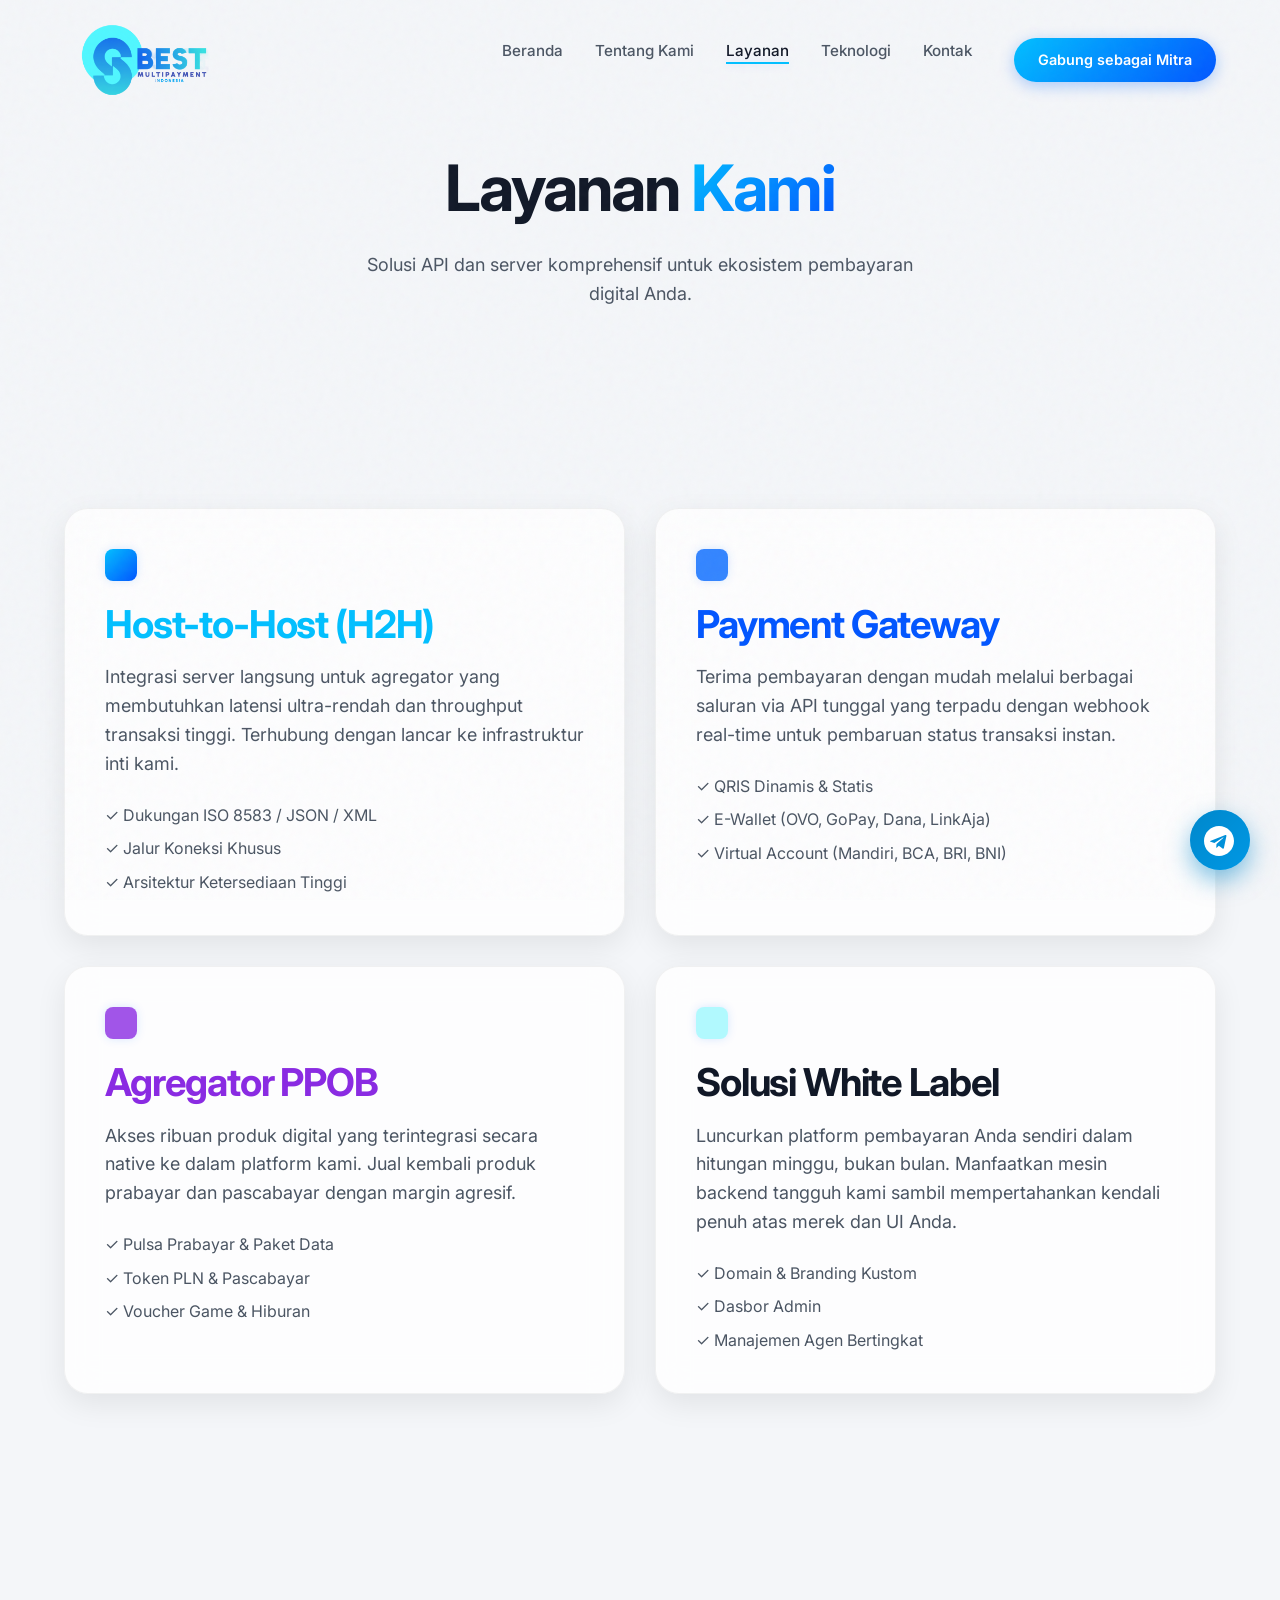
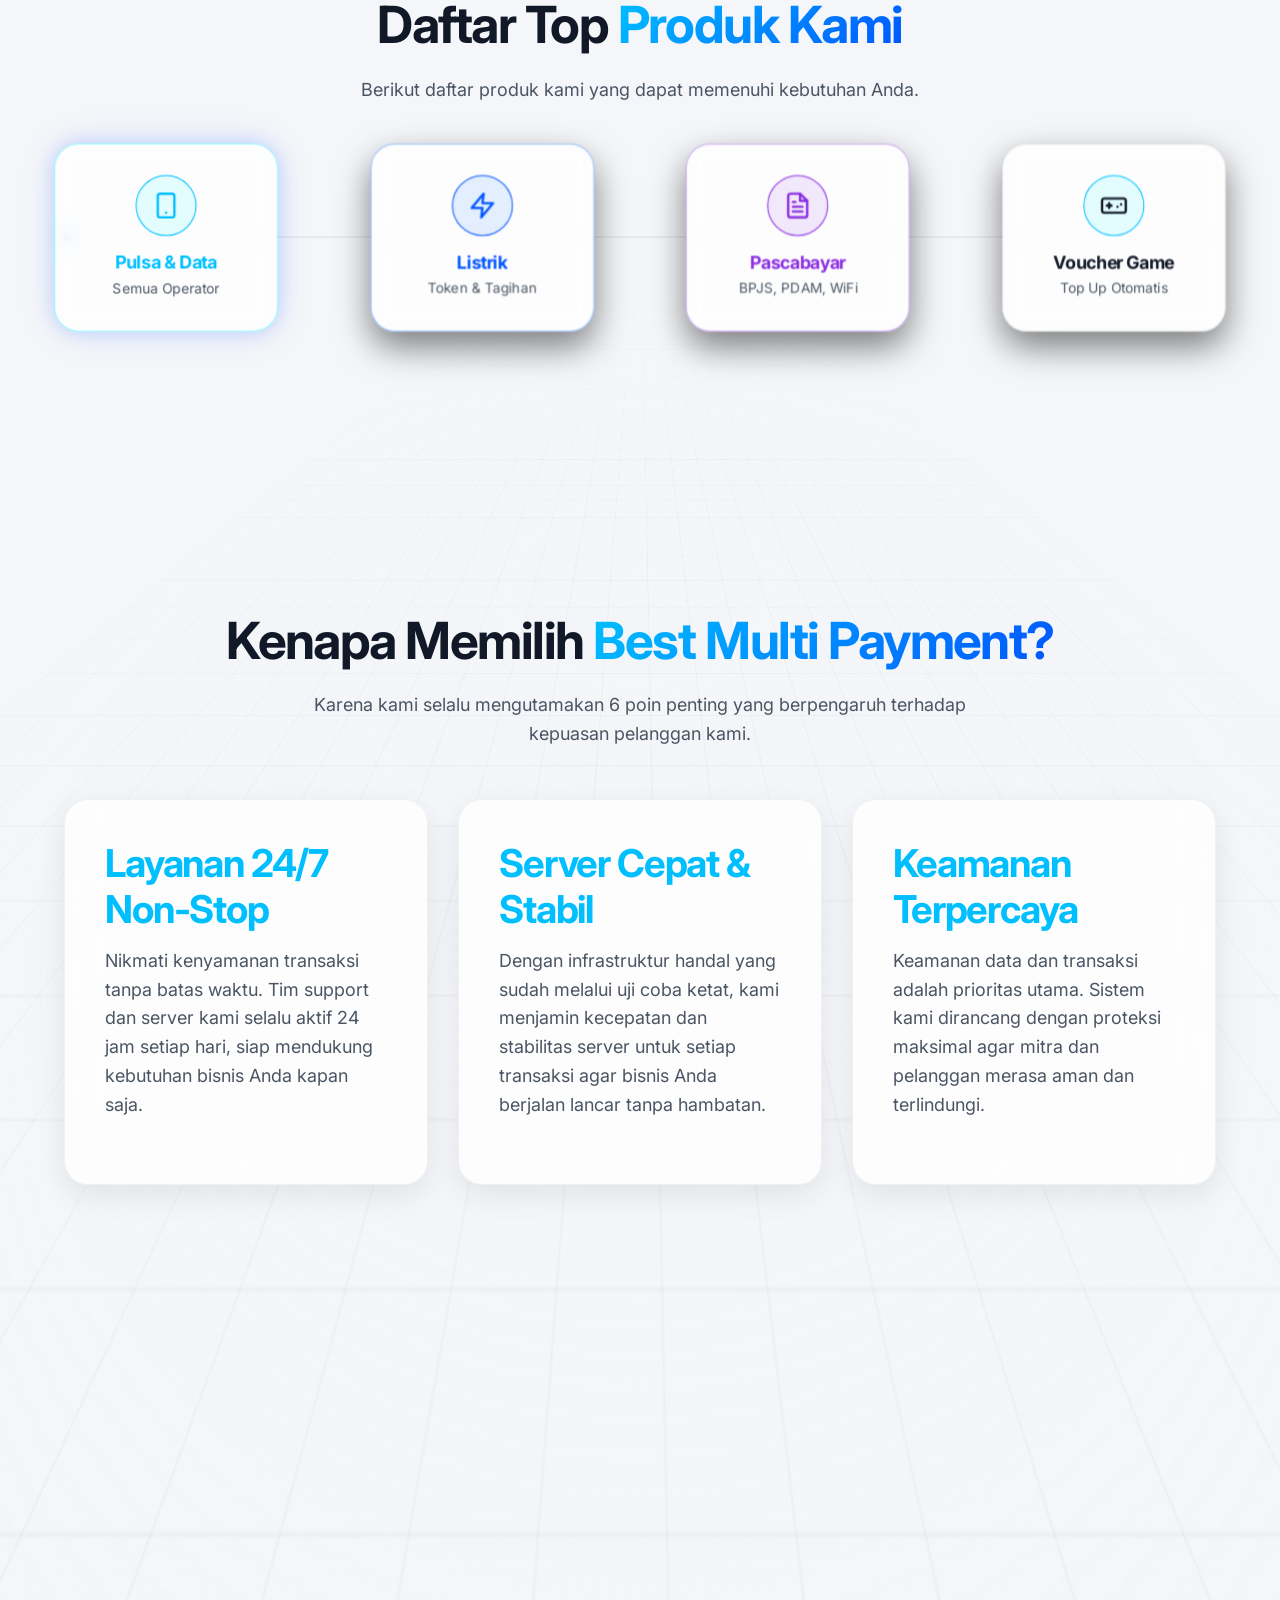
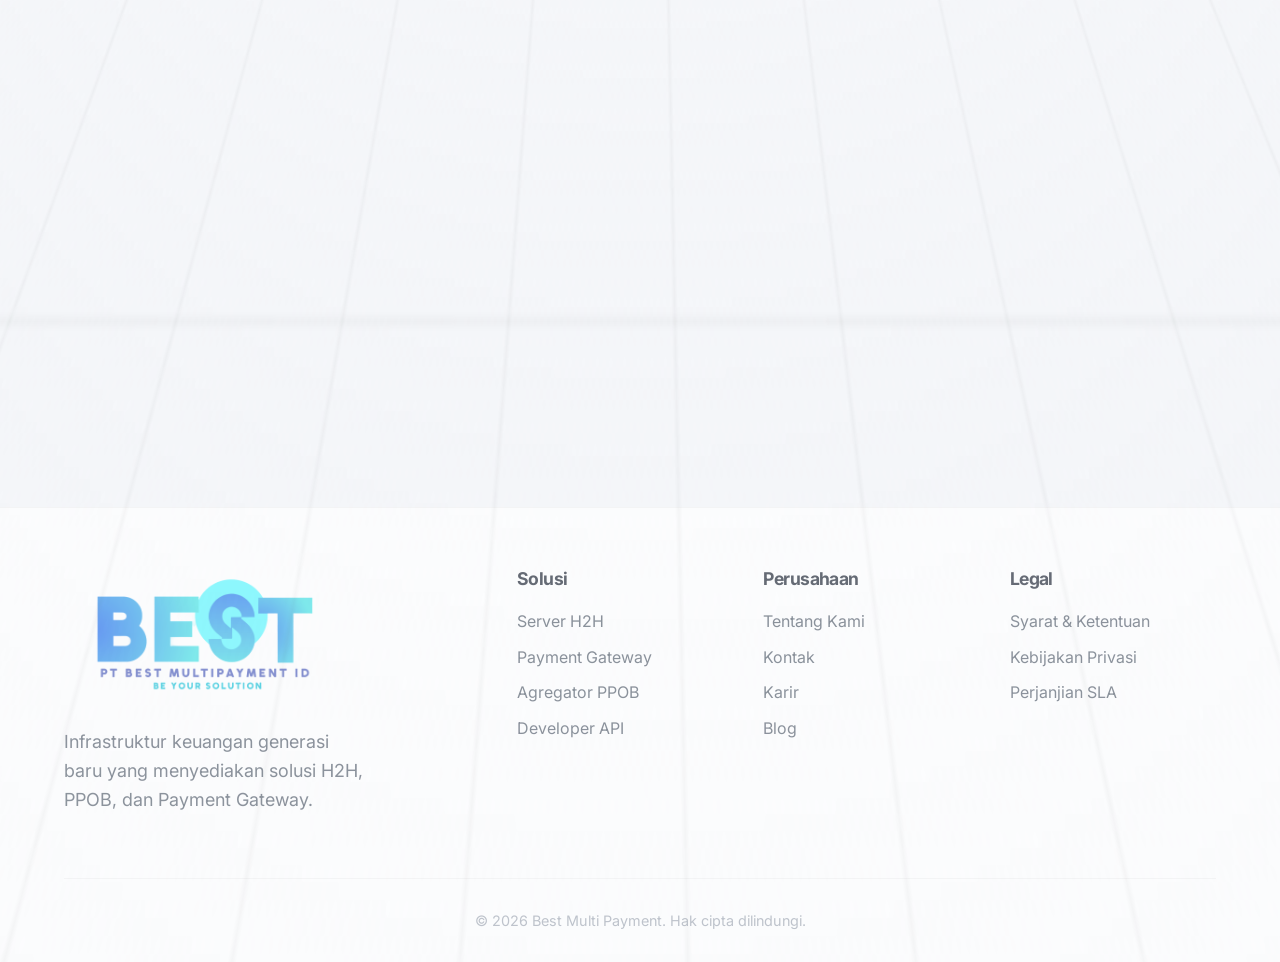
<file: services.html>
<!DOCTYPE html>
<html lang="id" prefix="og: https://ogp.me/ns#">

<head>
  <meta charset="UTF-8">
  <meta name="viewport" content="width=device-width, initial-scale=1.0">

  <!-- Favicons -->
  <link rel="icon" type="image/png" href="assets/favicon.ico">
  <link rel="apple-touch-icon" href="assets/favicon.ico">

  <!-- Primary SEO Meta Tags -->
  <title>Layanan Best Multi Payment | H2H Server, PPOB, Pulsa, Payment Gateway Terbaik</title>
  <meta name="title" content="Layanan Best Multi Payment | H2H Server, PPOB, Pulsa, Payment Gateway Terbaik">
  <meta name="description"
    content="Layanan Best Multi Payment: H2H Server, Payment Gateway QRIS & Virtual Account, Agregator PPOB, pulsa murah, token listrik, paket data, top up game, BPJS, dan voucher. API cepat & stabil 24/7.">
  <meta name="keywords"
    content="layanan best multi payment, H2H server terbaik, payment gateway QRIS, virtual account, pulsa murah semua operator, token listrik PLN, paket data murah, top up game murah, BPJS online, PDAM online, voucher game, agregator PPOB, white label payment, API pulsa, server best multi payment Indonesia">
  <meta name="author" content="Best Multi Payment">
  <meta name="robots" content="index, follow, max-image-preview:large, max-snippet:-1, max-video-preview:-1">
  <meta name="language" content="Indonesian">

  <!-- Canonical URL -->
  <link rel="canonical" href="https://bestmultipayment.com/services.html">

  <!-- Open Graph / Facebook -->
  <meta property="og:type" content="website">
  <meta property="og:url" content="https://bestmultipayment.com/services.html">
  <meta property="og:title" content="Layanan Best Multi Payment | H2H Server, PPOB, Pulsa, Payment Gateway Terbaik">
  <meta property="og:description"
    content="Layanan Best Multi Payment: H2H Server, Payment Gateway QRIS & Virtual Account, Agregator PPOB, pulsa murah, token listrik, paket data, top up game, BPJS, dan voucher. API cepat & stabil 24/7.">
  <meta property="og:image" content="https://bestmultipayment.com/assets/logo_best1.png">
  <meta property="og:locale" content="id_ID">
  <meta property="og:site_name" content="Best Multi Payment">

  <!-- Twitter Card -->
  <meta name="twitter:card" content="summary_large_image">
  <meta name="twitter:title" content="Layanan Best Multi Payment | H2H Server, PPOB, Pulsa, Payment Gateway Terbaik">
  <meta name="twitter:description"
    content="H2H Server, Payment Gateway, PPOB, pulsa murah, token listrik, paket data, top up game. API cepat & stabil 24/7 dari Best Multi Payment.">
  <meta name="twitter:image" content="https://bestmultipayment.com/assets/logo_best1.png">

  <!-- Geo & Business Info -->
  <meta name="geo.region" content="ID-JB">
  <meta name="geo.placename" content="Bogor, Jawa Barat, Indonesia">

  <!-- JSON-LD Structured Data -->
  <script type="application/ld+json">
  {
    "@context": "https://schema.org",
    "@type": "ItemList",
    "name": "Layanan Best Multi Payment",
    "url": "https://bestmultipayment.com/services.html",
    "description": "Daftar lengkap layanan Best Multi Payment untuk kebutuhan transaksi digital di Indonesia.",
    "itemListElement": [
      {
        "@type": "ListItem",
        "position": 1,
        "item": {
          "@type": "Service",
          "name": "H2H Server (Host-to-Host)",
          "description": "Integrasi server langsung dengan latensi ultra-rendah dan throughput transaksi tinggi menggunakan ISO 8583, JSON, atau XML.",
          "provider": {"@type": "Organization", "name": "Best Multi Payment"}
        }
      },
      {
        "@type": "ListItem",
        "position": 2,
        "item": {
          "@type": "Service",
          "name": "Payment Gateway",
          "description": "Terima pembayaran via QRIS, Virtual Account, E-Wallet, dan Gerai Retail dengan notifikasi callback real-time.",
          "provider": {"@type": "Organization", "name": "Best Multi Payment"}
        }
      },
      {
        "@type": "ListItem",
        "position": 3,
        "item": {
          "@type": "Service",
          "name": "Agregator PPOB",
          "description": "Pulsa prabayar, paket data, token PLN, BPJS, PDAM, voucher game, dan ribuan produk digital lainnya.",
          "provider": {"@type": "Organization", "name": "Best Multi Payment"}
        }
      },
      {
        "@type": "ListItem",
        "position": 4,
        "item": {
          "@type": "Service",
          "name": "White Label Payment",
          "description": "Platform pembayaran custom dengan brand sendiri, dasbor admin, dan manajemen agen bertingkat.",
          "provider": {"@type": "Organization", "name": "Best Multi Payment"}
        }
      }
    ]
  }
  </script>

  <link rel="preconnect" href="https://fonts.googleapis.com">
  <link rel="preconnect" href="https://fonts.gstatic.com" crossorigin>
  <link href="https://fonts.googleapis.com/css2?family=Inter:wght@300;400;500;600;700;800;900&display=swap"
    rel="stylesheet">
  <link rel="stylesheet" href="css/style.css">
  <style>
    /* Page Specific Styles: Products Flow Diagram */
    .flow-container {
      display: flex;
      align-items: center;
      justify-content: space-between;
      margin: 80px 0;
      position: relative;
      transform-style: preserve-3d;
      perspective: 1200px;
    }

    @media (max-width: 992px) {
      .flow-container {
        flex-direction: column;
        gap: 60px;
      }
    }

    .node {
      width: 220px;
      padding: 30px 20px;
      background: var(--bg-panel);
      backdrop-filter: blur(10px);
      border: 1px solid rgba(0, 0, 0, 0.1);
      border-radius: var(--border-radius-lg);
      text-align: center;
      position: relative;
      z-index: 2;
      box-shadow: 0 15px 35px rgba(0, 0, 0, 0.5);
      animation: floatNode 6s ease-in-out infinite;
      transform: translateZ(20px);
    }

    .node:nth-child(2) {
      animation-delay: 1s;
      border-color: rgba(0, 240, 255, 0.4);
      box-shadow: var(--glow-md);
    }

    .node:nth-child(3) {
      animation-delay: 2s;
      border-color: rgba(0, 102, 255, 0.4);
    }

    .node:nth-child(4) {
      animation-delay: 3s;
      border-color: rgba(138, 43, 226, 0.4);
    }

    .node-icon {
      width: 60px;
      height: 60px;
      margin: 0 auto 15px;
      border-radius: 50%;
      background: rgba(0, 240, 255, 0.1);
      display: flex;
      align-items: center;
      justify-content: center;
      border: 1px solid rgba(0, 240, 255, 0.3);
    }

    .node h4 {
      margin-bottom: 5px;
      font-size: 1.1rem;
    }

    .node p {
      font-size: 0.85rem;
      margin: 0;
      color: var(--text-secondary);
    }

    .connection-line {
      position: absolute;
      top: 50%;
      left: 0;
      width: 100%;
      height: 2px;
      background: rgba(0, 0, 0, 0.05);
      z-index: 1;
      transform: translateY(-50%);
    }

    .data-flow {
      position: absolute;
      top: -3px;
      left: 0;
      width: 8px;
      height: 8px;
      background: var(--neon-cyan);
      border-radius: 50%;
      box-shadow: var(--glow-sm);
      animation: dataMove 4s linear infinite;
    }

    .data-flow:nth-child(2) {
      animation-delay: 2s;
      background: var(--neon-blue);
    }

    @keyframes floatNode {
      0% {
        transform: translateY(0) translateZ(20px) rotateX(5deg);
      }

      50% {
        transform: translateY(-15px) translateZ(40px) rotateX(-5deg);
      }

      100% {
        transform: translateY(0) translateZ(20px) rotateX(5deg);
      }
    }

    @keyframes dataMove {
      0% {
        left: 5%;
        opacity: 0;
      }

      10% {
        opacity: 1;
      }

      90% {
        opacity: 1;
      }

      100% {
        left: 95%;
        opacity: 0;
      }
    }

    @media (max-width: 992px) {
      .connection-line {
        top: 0;
        left: 50%;
        width: 2px;
        height: 100%;
        transform: translateX(-50%);
      }

      @keyframes dataMove {
        0% {
          top: 5%;
          opacity: 0;
          left: -3px;
        }

        10% {
          opacity: 1;
        }

        90% {
          opacity: 1;
        }

        100% {
          top: 95%;
          opacity: 0;
          left: -3px;
        }
      }
    }
  </style>
</head>

<body>

  <!-- Navbar -->
  <nav class="navbar">
    <div class="container nav-container">
      <a href="index.html" class="logo">
        <img src="assets/logo_best1.png" alt="Best Multi Payment"
          style="height: 80px; max-width: 100%; object-fit: contain;">
      </a>
      <button class="mobile-menu-toggle" aria-label="Toggle Menu">
        <span></span><span></span><span></span>
      </button>
      <ul class="nav-links">
        <li><a href="index.html" class="nav-link">Beranda</a></li>
        <li><a href="about.html" class="nav-link">Tentang Kami</a></li>
        <li><a href="services.html" class="nav-link active">Layanan</a></li>
        <li><a href="technology.html" class="nav-link">Teknologi</a></li>
        <li><a href="contact.html" class="nav-link">Kontak</a></li>
        <li><a href="https://mitra.bestmultipayment.com/" class="btn btn-primary btn-nav">Gabung sebagai Mitra</a></li>
      </ul>
    </div>
  </nav>

  <!-- Background -->
  <div class="bg-grid"></div>

  <!-- Hero Section -->
  <section class="section" style="padding-top: 150px; text-align: center;">
    <div class="container reveal">
      <h1>Layanan <span class="text-gradient">Kami</span></h1>
      <p style="max-width: 600px; margin: 0 auto;">Solusi API dan server komprehensif untuk ekosistem pembayaran digital
        Anda.</p>
    </div>
  </section>

  <!-- Services Grid -->
  <section class="section pt-0">
    <div class="container">
      <div class="grid grid-2">

        <div class="glass-panel reveal tilt-card">
          <div class="tilt-card-inner">
            <div class="logo-icon" style="margin-bottom: 20px;"></div>
            <h3 style="color: var(--neon-cyan);">Host-to-Host (H2H)</h3>
            <p>Integrasi server langsung untuk agregator yang membutuhkan latensi ultra-rendah dan throughput transaksi
              tinggi. Terhubung dengan lancar ke infrastruktur inti kami.</p>
            <ul style="margin-top: 15px; color: var(--text-secondary);">
              <li style="margin-bottom: 8px;">✓ Dukungan ISO 8583 / JSON / XML</li>
              <li style="margin-bottom: 8px;">✓ Jalur Koneksi Khusus</li>
              <li>✓ Arsitektur Ketersediaan Tinggi</li>
            </ul>
          </div>
        </div>

        <div class="glass-panel reveal tilt-card" style="transition-delay: 0.1s;">
          <div class="tilt-card-inner">
            <div class="logo-icon" style="margin-bottom: 20px; background: rgba(0, 102, 255, 0.8);"></div>
            <h3 style="color: var(--neon-blue);">Payment Gateway</h3>
            <p>Terima pembayaran dengan mudah melalui berbagai saluran via API tunggal yang terpadu dengan webhook
              real-time untuk pembaruan status transaksi instan.</p>
            <ul style="margin-top: 15px; color: var(--text-secondary);">
              <li style="margin-bottom: 8px;">✓ QRIS Dinamis & Statis</li>
              <li style="margin-bottom: 8px;">✓ E-Wallet (OVO, GoPay, Dana, LinkAja)</li>
              <li>✓ Virtual Account (Mandiri, BCA, BRI, BNI)</li>
            </ul>
          </div>
        </div>

        <div class="glass-panel reveal tilt-card">
          <div class="tilt-card-inner">
            <div class="logo-icon" style="margin-bottom: 20px; background: rgba(138, 43, 226, 0.8);"></div>
            <h3 style="color: var(--neon-purple);">Agregator PPOB</h3>
            <p>Akses ribuan produk digital yang terintegrasi secara native ke dalam platform kami. Jual kembali produk
              prabayar dan pascabayar dengan margin agresif.</p>
            <ul style="margin-top: 15px; color: var(--text-secondary);">
              <li style="margin-bottom: 8px;">✓ Pulsa Prabayar & Paket Data</li>
              <li style="margin-bottom: 8px;">✓ Token PLN & Pascabayar</li>
              <li>✓ Voucher Game & Hiburan</li>
            </ul>
          </div>
        </div>

        <div class="glass-panel reveal tilt-card" style="transition-delay: 0.1s;">
          <div class="tilt-card-inner">
            <div class="logo-icon" style="margin-bottom: 20px; background: rgba(0, 240, 255, 0.3);"></div>
            <h3 style="color: var(--text-primary);">Solusi White Label</h3>
            <p>Luncurkan platform pembayaran Anda sendiri dalam hitungan minggu, bukan bulan. Manfaatkan mesin backend
              tangguh kami sambil mempertahankan kendali penuh atas merek dan UI Anda.</p>
            <ul style="margin-top: 15px; color: var(--text-secondary);">
              <li style="margin-bottom: 8px;">✓ Domain & Branding Kustom</li>
              <li style="margin-bottom: 8px;">✓ Dasbor Admin</li>
              <li>✓ Manajemen Agen Bertingkat</li>
            </ul>
          </div>
        </div>

      </div>
    </div>
  </section>

  <!-- Top Products -->
  <section class="section">
    <div class="container text-center reveal">
      <h2 style="margin-bottom: 20px;">Daftar Top <span class="text-gradient">Produk Kami</span></h2>
      <p style="margin-bottom: 40px;">Berikut daftar produk kami yang dapat memenuhi kebutuhan Anda.</p>

      <div class="flow-container reveal" style="margin-top: 30px;">
        <!-- Connecting Line & Data Packets -->
        <div class="connection-line d-none-mobile">
          <div class="data-flow"></div>
          <div class="data-flow"></div>
        </div>

        <!-- Node 1 -->
        <div class="node">
          <div class="node-icon" style="border-color:var(--neon-cyan); background:rgba(0,240,255,0.1);">
            <svg width="28" height="28" viewBox="0 0 24 24" fill="none" stroke="var(--neon-cyan)" stroke-width="2"
              stroke-linecap="round" stroke-linejoin="round">
              <rect x="5" y="2" width="14" height="20" rx="2" ry="2"></rect>
              <line x1="12" y1="18" x2="12.01" y2="18"></line>
            </svg>
          </div>
          <h4 style="color:var(--neon-cyan);">Pulsa & Data</h4>
          <p>Semua Operator</p>
        </div>

        <!-- Node 2 -->
        <div class="node">
          <div class="node-icon" style="border-color:var(--neon-blue); background:rgba(0,102,255,0.1);">
            <svg width="28" height="28" viewBox="0 0 24 24" fill="none" stroke="var(--neon-blue)" stroke-width="2"
              stroke-linecap="round" stroke-linejoin="round">
              <polygon points="13 2 3 14 12 14 11 22 21 10 12 10 13 2"></polygon>
            </svg>
          </div>
          <h4 style="color:var(--neon-blue);">Listrik</h4>
          <p>Token & Tagihan</p>
        </div>

        <!-- Node 3 -->
        <div class="node">
          <div class="node-icon" style="border-color:var(--neon-purple); background:rgba(138,43,226,0.1);">
            <svg width="28" height="28" viewBox="0 0 24 24" fill="none" stroke="var(--neon-purple)" stroke-width="2"
              stroke-linecap="round" stroke-linejoin="round">
              <path d="M14 2H6a2 2 0 0 0-2 2v16a2 2 0 0 0 2 2h12a2 2 0 0 0 2-2V8z"></path>
              <polyline points="14 2 14 8 20 8"></polyline>
              <line x1="16" y1="13" x2="8" y2="13"></line>
              <line x1="16" y1="17" x2="8" y2="17"></line>
              <polyline points="10 9 9 9 8 9"></polyline>
            </svg>
          </div>
          <h4 style="color:var(--neon-purple);">Pascabayar</h4>
          <p>BPJS, PDAM, WiFi</p>
        </div>

        <!-- Node 4 -->
        <div class="node">
          <div class="node-icon" style="border-color:var(--neon-cyan); background:rgba(0,240,255,0.1);">
            <svg width="28" height="28" viewBox="0 0 24 24" fill="none" stroke="var(--text-primary)" stroke-width="2"
              stroke-linecap="round" stroke-linejoin="round">
              <rect x="2" y="6" width="20" height="12" rx="2" ry="2"></rect>
              <path d="M6 12h4"></path>
              <path d="M8 10v4"></path>
              <path d="M15 13h.01"></path>
              <path d="M18 11h.01"></path>
            </svg>
          </div>
          <h4 style="color:var(--text-primary);">Voucher Game</h4>
          <p>Top Up Otomatis</p>
        </div>
      </div>
    </div>
  </section>

  <!-- Why Choose Us -->
  <section class="section pt-0">
    <div class="container">
      <div class="reveal text-center" style="margin-bottom: 50px;">
        <h2>Kenapa Memilih <span class="text-gradient">Best Multi Payment?</span></h2>
        <p style="max-width: 700px; margin: 0 auto;">Karena kami selalu mengutamakan 6 poin penting yang berpengaruh
          terhadap kepuasan pelanggan kami.</p>
      </div>

      <div class="grid grid-3">
        <div class="glass-panel reveal tilt-card">
          <div class="tilt-card-inner">
            <h3 style="color: var(--neon-cyan); margin-bottom: 15px;">Layanan 24/7 Non-Stop</h3>
            <p>Nikmati kenyamanan transaksi tanpa batas waktu. Tim support dan server kami selalu aktif 24 jam setiap
              hari, siap mendukung kebutuhan bisnis Anda kapan saja.</p>
          </div>
        </div>
        <div class="glass-panel reveal tilt-card" style="transition-delay: 0.1s;">
          <div class="tilt-card-inner">
            <h3 style="color: var(--neon-cyan); margin-bottom: 15px;">Server Cepat & Stabil</h3>
            <p>Dengan infrastruktur handal yang sudah melalui uji coba ketat, kami menjamin kecepatan dan stabilitas
              server untuk setiap transaksi agar bisnis Anda berjalan lancar tanpa hambatan.</p>
          </div>
        </div>
        <div class="glass-panel reveal tilt-card" style="transition-delay: 0.2s;">
          <div class="tilt-card-inner">
            <h3 style="color: var(--neon-cyan); margin-bottom: 15px;">Keamanan Terpercaya</h3>
            <p>Keamanan data dan transaksi adalah prioritas utama. Sistem kami dirancang dengan proteksi maksimal agar
              mitra dan pelanggan merasa aman dan terlindungi.</p>
          </div>
        </div>
        <div class="glass-panel reveal tilt-card">
          <div class="tilt-card-inner">
            <h3 style="color: var(--neon-cyan); margin-bottom: 15px;">Teknologi Inovatif</h3>
            <p>Kami selalu mengembangkan sistem dengan teknologi terbaru untuk memastikan layanan yang up-to-date dan
              sesuai kebutuhan pasar digital.</p>
          </div>
        </div>
        <div class="glass-panel reveal tilt-card" style="transition-delay: 0.1s;">
          <div class="tilt-card-inner">
            <h3 style="color: var(--neon-cyan); margin-bottom: 15px;">Dukungan Mitra Bisnis</h3>
            <p>Bukan sekadar layanan, kami hadir sebagai partner terpercaya yang membantu perkembangan bisnis Anda
              melalui solusi praktis dan profesional.</p>
          </div>
        </div>
        <div class="glass-panel reveal tilt-card" style="transition-delay: 0.2s;">
          <div class="tilt-card-inner">
            <h3 style="color: var(--neon-cyan); margin-bottom: 15px;">Skalabilitas Tanpa Batas</h3>
            <p>Infrastruktur server kami dirancang agar dapat beradaptasi dengan pertumbuhan bisnis, dari skala kecil
              hingga besar, tanpa mengurangi performa.</p>
          </div>
        </div>
      </div>
    </div>
  </section>

  <!-- CTA -->
  <section class="section">
    <div class="container text-center reveal">
      <h2 style="margin-bottom: 30px;">Tidak yakin solusi mana yang sesuai dengan kebutuhan Anda?</h2>
      <div class="magnetic-wrap">
        <a href="contact.html" class="btn btn-primary">Bicara dengan Pakar</a>
      </div>
    </div>
  </section>

  <footer class="footer">
    <div class="container">
      <div class="footer-grid">
        <div>
          <div class="logo footer-logo">
            <img src="assets/logo_best2.png" alt="Best Multi Payment"
              style="height: 140px; max-width: 100%; object-fit: contain;">
          </div>
          <p class="footer-desc">Infrastruktur keuangan generasi baru yang menyediakan solusi H2H, PPOB, dan Payment
            Gateway.</p>
        </div>
        <div>
          <h4>Solusi</h4>
          <ul>
            <li><a href="services.html">Server H2H</a></li>
            <li><a href="services.html">Payment Gateway</a></li>
            <li><a href="services.html">Agregator PPOB</a></li>
            <li><a href="technology.html">Developer API</a></li>
          </ul>
        </div>
        <div>
          <h4>Perusahaan</h4>
          <ul>
            <li><a href="about.html">Tentang Kami</a></li>
            <li><a href="contact.html">Kontak</a></li>
            <li><a href="#">Karir</a></li>
            <li><a href="#">Blog</a></li>
          </ul>
        </div>
        <div>
          <h4>Legal</h4>
          <ul>
            <li><a href="#">Syarat & Ketentuan</a></li>
            <li><a href="#">Kebijakan Privasi</a></li>
            <li><a href="#">Perjanjian SLA</a></li>
          </ul>
        </div>
      </div>
      <div class="footer-bottom">
        &copy; 2026 Best Multi Payment. Hak cipta dilindungi.
      </div>
    </div>
  </footer>

  <script src="js/script.js"></script>
  <!-- Floating Telegram Widget -->
  <a href="https://t.me/csbestmp" target="_blank" class="floating-telegram" aria-label="Chat with us on Telegram">
    <svg viewBox="0 0 24 24" xmlns="http://www.w3.org/2000/svg">
      <path
        d="M12 0C5.373 0 0 5.373 0 12s5.373 12 12 12 12-5.373 12-12S18.627 0 12 0zm5.894 8.221l-1.97 9.28c-.145.658-.537.818-1.084.508l-3-2.21-1.446 1.394c-.14.18-.357.295-.6.295-.002 0-.003 0-.005 0l.213-3.054 5.56-5.022c.24-.213-.054-.334-.373-.121l-6.869 4.326-2.96-.924c-.64-.203-.658-.64.135-.954l11.566-4.458c.538-.196 1.006.128.832.941z" />
    </svg>
  </a>
</body>

</html>
</file>
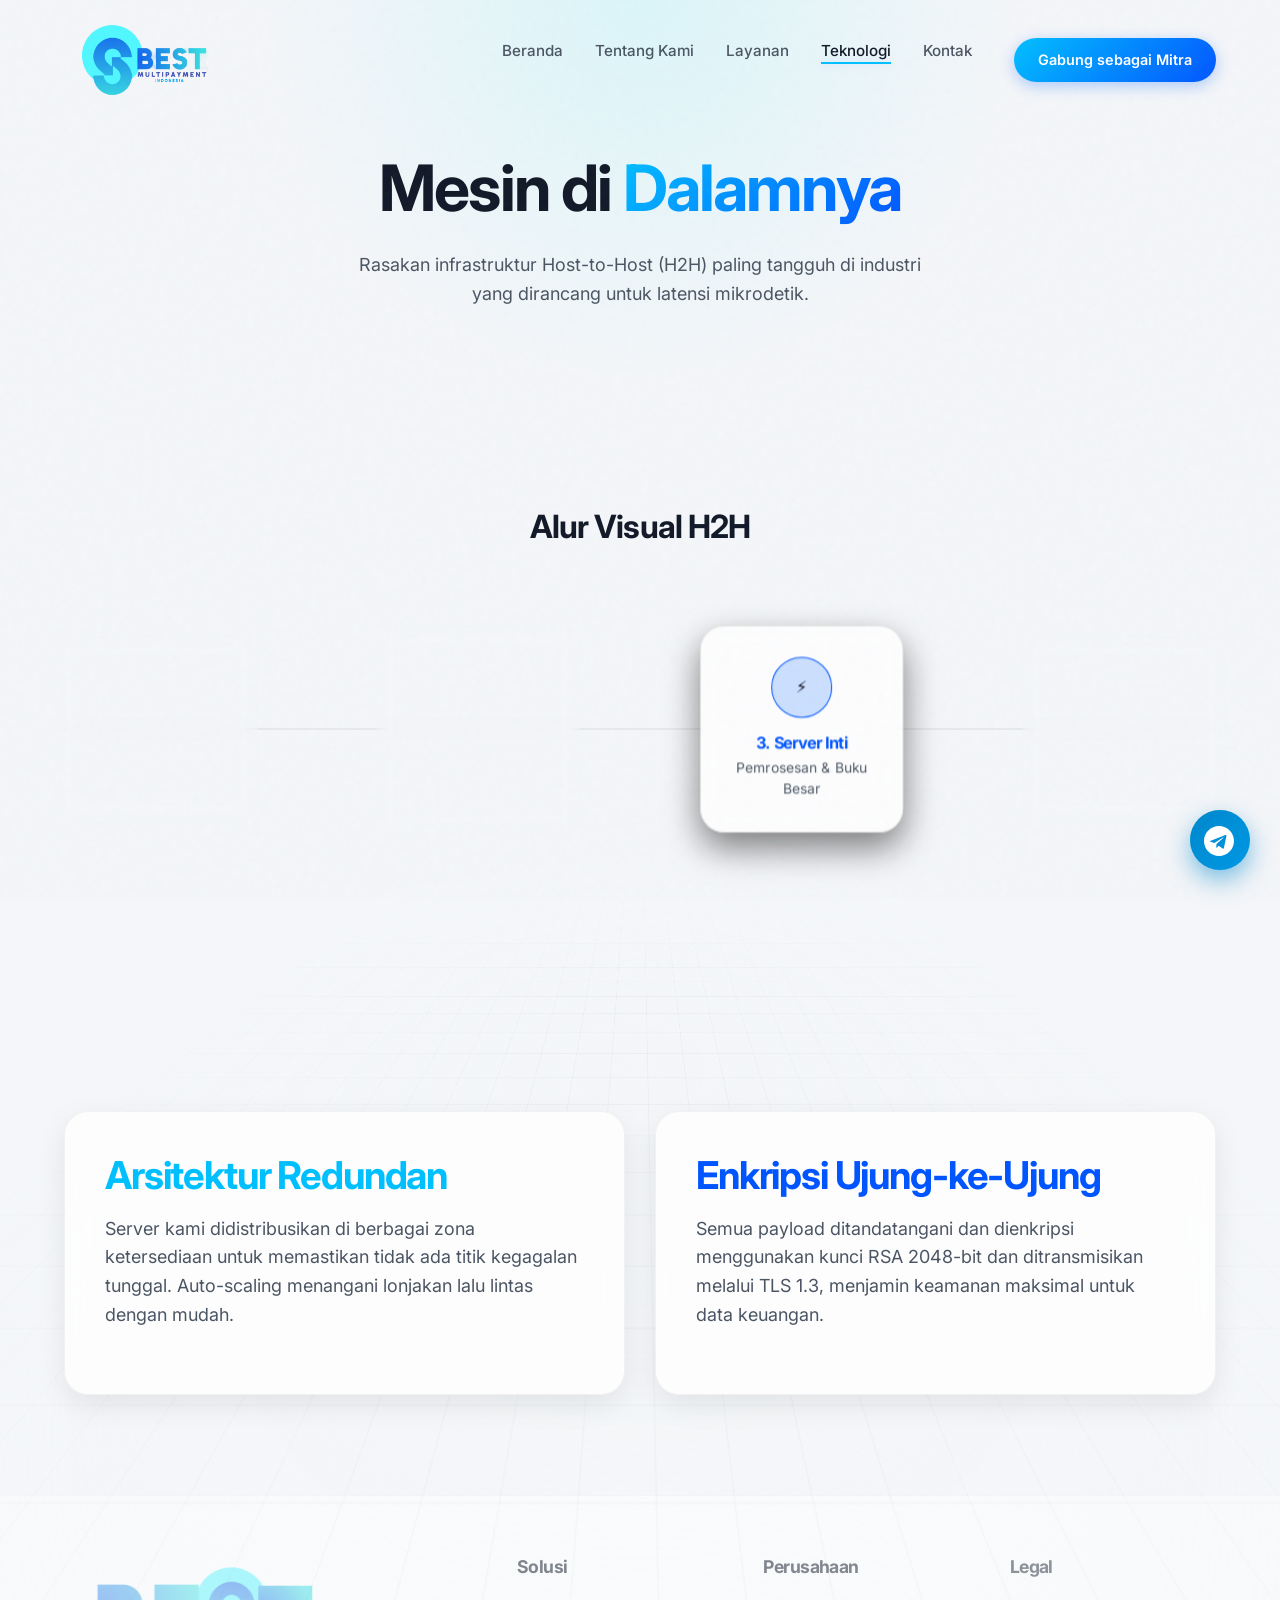
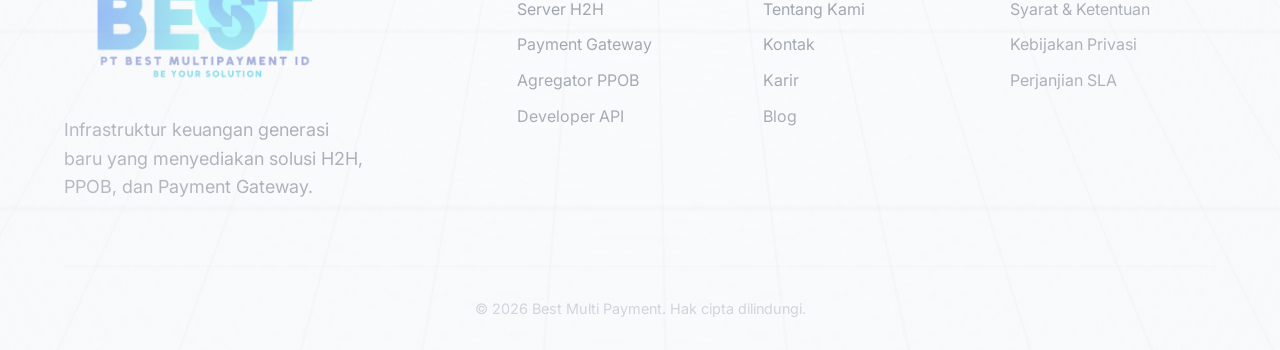
<file: technology.html>
<!DOCTYPE html>
<html lang="id" prefix="og: https://ogp.me/ns#">

<head>
  <meta charset="UTF-8">
  <meta name="viewport" content="width=device-width, initial-scale=1.0">

  <!-- Favicons -->
  <link rel="icon" type="image/png" href="assets/favicon.ico">
  <link rel="apple-touch-icon" href="assets/favicon.ico">

  <!-- Primary SEO Meta Tags -->
  <title>Teknologi Best Multi Payment | Infrastruktur H2H Server & API Terbaik Indonesia</title>
  <meta name="title" content="Teknologi Best Multi Payment | Infrastruktur H2H Server & API Terbaik Indonesia">
  <meta name="description"
    content="Teknologi Best Multi Payment: infrastruktur H2H server redundan, enkripsi RSA 2048-bit, TLS 1.3, uptime 99.99%, latensi 15ms, kapasitas 15.000 TPS. Arsitektur payment gateway generasi baru untuk bisnis digital Indonesia.">
  <meta name="keywords"
    content="teknologi H2H server, infrastruktur payment gateway, API H2H terbaik, server redundan, enkripsi transaksi, TLS 1.3, RSA 2048, uptime 99.99%, latency rendah, kapasitas TPS tinggi, best multi payment teknologi, server pulsa tercepat, API PPOB terbaik">
  <meta name="author" content="Best Multi Payment">
  <meta name="robots" content="index, follow, max-image-preview:large, max-snippet:-1, max-video-preview:-1">
  <meta name="language" content="Indonesian">

  <!-- Canonical URL -->
  <link rel="canonical" href="https://bestmultipayment.com/technology.html">

  <!-- Open Graph / Facebook -->
  <meta property="og:type" content="website">
  <meta property="og:url" content="https://bestmultipayment.com/technology.html">
  <meta property="og:title" content="Teknologi Best Multi Payment | Infrastruktur H2H Server & API Terbaik Indonesia">
  <meta property="og:description"
    content="Infrastruktur H2H server redundan, enkripsi RSA 2048-bit, uptime 99.99%, latensi 15ms, kapasitas 15.000 TPS dari Best Multi Payment.">
  <meta property="og:image" content="https://bestmultipayment.com/assets/logo_best1.png">
  <meta property="og:locale" content="id_ID">
  <meta property="og:site_name" content="Best Multi Payment">

  <!-- Twitter Card -->
  <meta name="twitter:card" content="summary_large_image">
  <meta name="twitter:title" content="Teknologi Best Multi Payment | Infrastruktur H2H Server & API Terbaik Indonesia">
  <meta name="twitter:description"
    content="Infrastruktur H2H server redundan, enkripsi RSA 2048-bit, uptime 99.99%, latensi 15ms. Teknologi payment gateway generasi baru.">
  <meta name="twitter:image" content="https://bestmultipayment.com/assets/logo_best1.png">

  <!-- Geo & Business Info -->
  <meta name="geo.region" content="ID-JB">
  <meta name="geo.placename" content="Bogor, Jawa Barat, Indonesia">

  <!-- JSON-LD Structured Data -->
  <script type="application/ld+json">
  {
    "@context": "https://schema.org",
    "@type": "TechArticle",
    "headline": "Infrastruktur Teknologi H2H Server Best Multi Payment",
    "url": "https://bestmultipayment.com/technology.html",
    "description": "Penjelasan lengkap arsitektur H2H server Best Multi Payment: load balancing, enkripsi, dan alur transaksi real-time.",
    "author": {"@type": "Organization", "name": "Best Multi Payment"},
    "publisher": {
      "@type": "Organization",
      "name": "Best Multi Payment",
      "logo": {"@type": "ImageObject", "url": "https://bestmultipayment.com/assets/logo_best1.png"}
    },
    "about": [
      {"@type": "Thing", "name": "H2H Server"},
      {"@type": "Thing", "name": "Payment Gateway"},
      {"@type": "Thing", "name": "API Integration"},
      {"@type": "Thing", "name": "PPOB"}
    ]
  }
  </script>

  <link rel="preconnect" href="https://fonts.googleapis.com">
  <link rel="preconnect" href="https://fonts.gstatic.com" crossorigin>
  <link href="https://fonts.googleapis.com/css2?family=Inter:wght@300;400;500;600;700;800;900&display=swap"
    rel="stylesheet">
  <link rel="stylesheet" href="css/style.css">
  <style>
    /* Page Specific Styles: H2H Visual Diagram */
    .tech-hero {
      padding: 150px 0 100px;
      text-align: center;
      background: radial-gradient(circle at top, rgba(0, 240, 255, 0.1), transparent 50%);
    }

    .flow-container {
      display: flex;
      align-items: center;
      justify-content: space-between;
      margin: 80px 0;
      position: relative;
      transform-style: preserve-3d;
      perspective: 1200px;
    }

    /* Mobile handling for flow */
    @media (max-width: 992px) {
      .flow-container {
        flex-direction: column;
        gap: 60px;
      }
    }

    .node {
      width: 200px;
      padding: 30px 20px;
      background: var(--bg-panel);
      backdrop-filter: blur(10px);
      border: 1px solid rgba(0, 0, 0, 0.1);
      border-radius: var(--border-radius-lg);
      text-align: center;
      position: relative;
      z-index: 2;
      box-shadow: 0 15px 35px rgba(0, 0, 0, 0.5);
      animation: floatNode 6s ease-in-out infinite;
      transform: translateZ(20px);
    }

    .node:nth-child(2) {
      animation-delay: 1s;
      border-color: rgba(0, 240, 255, 0.4);
      box-shadow: var(--glow-md);
    }

    .node:nth-child(3) {
      animation-delay: 2s;
      border-color: rgba(0, 102, 255, 0.4);
    }

    .node:nth-child(4) {
      animation-delay: 3s;
    }

    .node-icon {
      width: 60px;
      height: 60px;
      margin: 0 auto 15px;
      border-radius: 50%;
      background: rgba(0, 240, 255, 0.1);
      display: flex;
      align-items: center;
      justify-content: center;
      border: 1px solid rgba(0, 240, 255, 0.3);
    }

    .node h4 {
      margin-bottom: 5px;
      color: var(--text-primary);
    }

    .node p {
      font-size: 0.85rem;
      margin: 0;
      color: var(--text-secondary);
    }

    /* Connection Lines */
    .connection-line {
      position: absolute;
      top: 50%;
      left: 0;
      width: 100%;
      height: 2px;
      background: rgba(0, 0, 0, 0.05);
      z-index: 1;
      transform: translateY(-50%);
    }

    .data-flow {
      position: absolute;
      top: -3px;
      left: 0;
      width: 8px;
      height: 8px;
      background: var(--neon-cyan);
      border-radius: 50%;
      box-shadow: var(--glow-sm);
      animation: dataMove 4s linear infinite;
    }

    .data-flow:nth-child(2) {
      animation-delay: 2s;
      background: var(--neon-blue);
    }

    @keyframes floatNode {
      0% {
        transform: translateY(0) translateZ(20px) rotateX(5deg);
      }

      50% {
        transform: translateY(-15px) translateZ(40px) rotateX(-5deg);
      }

      100% {
        transform: translateY(0) translateZ(20px) rotateX(5deg);
      }
    }

    @keyframes dataMove {
      0% {
        left: 5%;
        opacity: 0;
      }

      10% {
        opacity: 1;
      }

      90% {
        opacity: 1;
      }

      100% {
        left: 95%;
        opacity: 0;
      }
    }

    /* Override for mobile line */
    @media (max-width: 992px) {
      .connection-line {
        top: 0;
        left: 50%;
        width: 2px;
        height: 100%;
        transform: translateX(-50%);
      }

      @keyframes dataMove {
        0% {
          top: 5%;
          opacity: 0;
          left: -3px;
        }

        10% {
          opacity: 1;
        }

        90% {
          opacity: 1;
        }

        100% {
          top: 95%;
          opacity: 0;
          left: -3px;
        }
      }
    }
  </style>
</head>

<body>

  <!-- Navbar -->
  <nav class="navbar">
    <div class="container nav-container">
      <a href="index.html" class="logo">
        <img src="assets/logo_best1.png" alt="Best Multi Payment"
          style="height: 80px; max-width: 100%; object-fit: contain;">
      </a>
      <button class="mobile-menu-toggle" aria-label="Toggle Menu">
        <span></span><span></span><span></span>
      </button>
      <ul class="nav-links">
        <li><a href="index.html" class="nav-link">Beranda</a></li>
        <li><a href="about.html" class="nav-link">Tentang Kami</a></li>
        <li><a href="services.html" class="nav-link">Layanan</a></li>
        <li><a href="technology.html" class="nav-link active">Teknologi</a></li>
        <li><a href="contact.html" class="nav-link">Kontak</a></li>
        <li><a href="https://mitra.bestmultipayment.com/" class="btn btn-primary btn-nav">Gabung sebagai Mitra</a></li>
      </ul>
    </div>
  </nav>

  <!-- Background -->
  <div class="bg-grid"></div>

  <!-- Tech Hero -->
  <section class="tech-hero">
    <div class="container reveal">
      <h1>Mesin di <span class="text-gradient">Dalamnya</span></h1>
      <p style="max-width: 600px; margin: 0 auto;">Rasakan infrastruktur Host-to-Host (H2H) paling tangguh di industri
        yang dirancang untuk latensi mikrodetik.</p>
    </div>
  </section>

  <!-- H2H Flow Diagram Section -->
  <section class="section pt-0">
    <div class="container">
      <div class="reveal text-center" style="margin-bottom: 50px;">
        <h2 style="font-size: 2rem;">Alur Visual H2H</h2>
      </div>

      <div class="flow-container reveal">
        <!-- Connecting Line & Data Packets -->
        <div class="connection-line d-none-mobile">
          <div class="data-flow"></div>
          <div class="data-flow"></div>
        </div>

        <!-- Node 1: Client -->
        <div class="node">
          <div class="node-icon">📱</div>
          <h4>1. Klien</h4>
          <p>Memulai payload trx</p>
        </div>

        <!-- Node 2: API Gateway -->
        <div class="node">
          <div class="node-icon" style="border-color:var(--neon-cyan); background:rgba(0,240,255,0.2);">🛡️</div>
          <h4 style="color:var(--neon-cyan);">2. API Gateway</h4>
          <p>Autentikasi & Load Balancing</p>
        </div>

        <!-- Node 3: Core Server -->
        <div class="node">
          <div class="node-icon" style="border-color:var(--neon-blue); background:rgba(0,102,255,0.2);">⚡</div>
          <h4 style="color:var(--neon-blue);">3. Server Inti</h4>
          <p>Pemrosesan & Buku Besar</p>
        </div>

        <!-- Node 4: Response -->
        <div class="node">
          <div class="node-icon">✅</div>
          <h4>4. Respons</h4>
          <p>Callback Asinkron</p>
        </div>
      </div>
    </div>
  </section>

  <!-- Architecture Details -->
  <section class="section">
    <div class="container">
      <div class="grid grid-2">
        <div class="glass-panel reveal tilt-card">
          <div class="tilt-card-inner">
            <h3 style="color: var(--neon-cyan);">Arsitektur Redundan</h3>
            <p>Server kami didistribusikan di berbagai zona ketersediaan untuk memastikan tidak ada titik kegagalan
              tunggal. Auto-scaling menangani lonjakan lalu lintas dengan mudah.</p>
          </div>
        </div>
        <div class="glass-panel reveal tilt-card" style="transition-delay: 0.1s;">
          <div class="tilt-card-inner">
            <h3 style="color: var(--neon-blue);">Enkripsi Ujung-ke-Ujung</h3>
            <p>Semua payload ditandatangani dan dienkripsi menggunakan kunci RSA 2048-bit dan ditransmisikan melalui TLS
              1.3, menjamin keamanan maksimal untuk data keuangan.</p>
          </div>
        </div>
      </div>
    </div>
  </section>

  <footer class="footer">
    <div class="container">
      <div class="footer-grid">
        <div>
          <div class="logo footer-logo">
            <img src="assets/logo_best2.png" alt="Best Multi Payment"
              style="height: 140px; max-width: 100%; object-fit: contain;">
          </div>
          <p class="footer-desc">Infrastruktur keuangan generasi baru yang menyediakan solusi H2H, PPOB, dan Payment
            Gateway.</p>
        </div>
        <div>
          <h4>Solusi</h4>
          <ul>
            <li><a href="services.html">Server H2H</a></li>
            <li><a href="services.html">Payment Gateway</a></li>
            <li><a href="services.html">Agregator PPOB</a></li>
            <li><a href="technology.html">Developer API</a></li>
          </ul>
        </div>
        <div>
          <h4>Perusahaan</h4>
          <ul>
            <li><a href="about.html">Tentang Kami</a></li>
            <li><a href="contact.html">Kontak</a></li>
            <li><a href="#">Karir</a></li>
            <li><a href="#">Blog</a></li>
          </ul>
        </div>
        <div>
          <h4>Legal</h4>
          <ul>
            <li><a href="#">Syarat & Ketentuan</a></li>
            <li><a href="#">Kebijakan Privasi</a></li>
            <li><a href="#">Perjanjian SLA</a></li>
          </ul>
        </div>
      </div>
      <div class="footer-bottom">
        &copy; 2026 Best Multi Payment. Hak cipta dilindungi.
      </div>
    </div>
  </footer>

  <script src="js/script.js"></script>
  <!-- Floating Telegram Widget -->
  <a href="https://t.me/csbestmp" target="_blank" class="floating-telegram" aria-label="Chat with us on Telegram">
    <svg viewBox="0 0 24 24" xmlns="http://www.w3.org/2000/svg">
      <path
        d="M12 0C5.373 0 0 5.373 0 12s5.373 12 12 12 12-5.373 12-12S18.627 0 12 0zm5.894 8.221l-1.97 9.28c-.145.658-.537.818-1.084.508l-3-2.21-1.446 1.394c-.14.18-.357.295-.6.295-.002 0-.003 0-.005 0l.213-3.054 5.56-5.022c.24-.213-.054-.334-.373-.121l-6.869 4.326-2.96-.924c-.64-.203-.658-.64.135-.954l11.566-4.458c.538-.196 1.006.128.832.941z" />
    </svg>
  </a>
</body>

</html>
</file>
<file: css/style.css>
/* ==========================================================================
   BEST MULTI PAYMENT - Ultra Premium Fintech Design System
   ========================================================================== */

/* --- Variables & Theme --- */
:root {
  /* Colors */
  --bg-dark: #f4f6f9;
  --bg-darker: #ffffff;
  --bg-panel: rgba(255, 255, 255, 0.8);
  --bg-panel-hover: rgba(255, 255, 255, 1);
  
  --neon-cyan: #00bfff;
  --neon-blue: #0055ff;
  --neon-purple: #8a2be2;
  
  --text-primary: #111827;
  --text-secondary: #4b5563;
  --text-muted: #9ca3af;

  /* Typography */
  --font-main: 'Inter', system-ui, -apple-system, sans-serif;
  
  /* Gradients */
  --grad-primary: linear-gradient(135deg, var(--neon-cyan), var(--neon-blue));
  --grad-glass: linear-gradient(135deg, rgba(0,0,0,0.03), rgba(0,0,0,0.01));
  --grad-border: linear-gradient(135deg, rgba(0,0,0,0.1), rgba(0,0,0,0.0));
  
  /* Shadows & Glows */
  --glow-sm: 0 0 10px rgba(0, 85, 255, 0.15);
  --glow-md: 0 0 20px rgba(0, 85, 255, 0.2), 0 0 40px rgba(0, 85, 255, 0.1);
  --glow-lg: 0 0 30px rgba(0, 85, 255, 0.3), 0 0 60px rgba(0, 85, 255, 0.2);
  --shadow-drop: 0 10px 30px rgba(0,0,0,0.08);
  
  /* Borders */
  --border-radius-sm: 8px;
  --border-radius-md: 16px;
  --border-radius-lg: 24px;
  --border-radius-pill: 9999px;

  /* Transition */
  --transition-fast: 0.2s cubic-bezier(0.25, 0.46, 0.45, 0.94);
  --transition-smooth: 0.4s cubic-bezier(0.25, 0.8, 0.25, 1);
  --transition-bounce: 0.6s cubic-bezier(0.34, 1.56, 0.64, 1);
}

/* --- Reset & Base --- */
* {
  margin: 0;
  padding: 0;
  box-sizing: border-box;
}

html {
  scroll-behavior: smooth;
  font-size: 16px;
}

body {
  font-family: var(--font-main);
  background-color: var(--bg-dark);
  color: var(--text-primary);
  line-height: 1.6;
  overflow-x: hidden;
  -webkit-font-smoothing: antialiased;
  position: relative;
}

/* Background Noise Texture */
body::before {
  content: "";
  position: fixed;
  top: 0;
  left: 0;
  width: 100vw;
  height: 100vh;
  background-image: url("data:image/svg+xml,%3Csvg viewBox='0 0 200 200' xmlns='http://www.w3.org/2000/svg'%3E%3Cfilter id='noiseFilter'%3E%3CfeTurbulence type='fractalNoise' baseFrequency='0.65' numOctaves='3' stitchTiles='stitch'/%3E%3C/filter%3E%3Crect width='100%25' height='100%25' filter='url(%23noiseFilter)' opacity='0.03'/%3E%3C/svg%3E");
  pointer-events: none;
  z-index: 9999;
}

a {
  text-decoration: none;
  color: inherit;
}

ul {
  list-style: none;
}

img, svg {
  max-width: 100%;
  display: block;
}

/* --- Layout Utilities --- */
.container {
  max-width: 1200px;
  margin: 0 auto;
  padding: 0 24px;
}

.section {
  padding: 100px 0;
  position: relative;
  z-index: 1;
}

.grid {
  display: grid;
  gap: 30px;
}
.grid-2 { grid-template-columns: repeat(auto-fit, minmax(400px, 1fr)); }
.grid-3 { grid-template-columns: repeat(auto-fit, minmax(300px, 1fr)); }
.grid-4 { grid-template-columns: repeat(auto-fit, minmax(250px, 1fr)); }

/* --- Typography --- */
h1, h2, h3, h4, h5, h6 {
  font-weight: 700;
  line-height: 1.2;
  letter-spacing: -0.03em;
}

h1 { font-size: clamp(3rem, 5vw, 5rem); margin-bottom: 24px; }
h2 { font-size: clamp(2rem, 4vw, 3.5rem); margin-bottom: 20px; }
h3 { font-size: clamp(1.5rem, 3vw, 2.5rem); margin-bottom: 16px; }

p {
  color: var(--text-secondary);
  font-size: 1.125rem;
  margin-bottom: 24px;
}

.text-gradient {
  background: var(--grad-primary);
  -webkit-background-clip: text;
  -webkit-text-fill-color: transparent;
  background-clip: text;
  display: inline-block;
}

.text-center { text-align: center; }

/* --- Components --- */

/* Navbar */
.navbar {
  position: fixed;
  top: 0;
  width: 100%;
  padding: 20px 0;
  z-index: 1000;
  transition: var(--transition-smooth);
}
.navbar.scrolled {
  background: rgba(255, 255, 255, 0.9);
  backdrop-filter: blur(12px);
  -webkit-backdrop-filter: blur(12px);
  padding: 15px 0;
  border-bottom: 1px solid rgba(0, 0, 0, 0.05);
}
.nav-container {
  display: flex;
  justify-content: space-between;
  align-items: center;
}
.logo {
  font-size: 1.5rem;
  font-weight: 900;
  letter-spacing: -0.05em;
  color: var(--text-primary);
  display: flex;
  align-items: center;
  gap: 10px;
}
.logo-icon {
  width: 32px;
  height: 32px;
  background: var(--grad-primary);
  border-radius: 8px;
  box-shadow: var(--glow-sm);
}
.nav-links {
  display: flex;
  gap: 32px;
}
.nav-link {
  font-size: 0.95rem;
  font-weight: 500;
  color: var(--text-secondary);
  transition: var(--transition-fast);
  position: relative;
}
.nav-link:hover, .nav-link.active {
  color: var(--text-primary);
}
.nav-link::after {
  content: '';
  position: absolute;
  bottom: -4px;
  left: 0;
  width: 0%;
  height: 2px;
  background: var(--neon-cyan);
  transition: var(--transition-fast);
  box-shadow: var(--glow-sm);
}
.nav-link:hover::after, .nav-link.active::after {
  width: 100%;
}

/* Buttons */
.btn {
  display: inline-flex;
  align-items: center;
  justify-content: center;
  padding: 14px 28px;
  border-radius: var(--border-radius-pill);
  font-weight: 600;
  font-size: 1rem;
  cursor: pointer;
  transition: var(--transition-bounce);
  border: none;
  outline: none;
  position: relative;
  overflow: hidden;
}
.btn-primary {
  background: var(--grad-primary);
  color: #fff;
  box-shadow: 0 4px 15px rgba(0, 102, 255, 0.3);
}
.btn-primary:hover {
  transform: translateY(-2px);
  box-shadow: var(--glow-md);
}
.btn-outline {
  background: transparent;
  color: var(--text-primary);
  border: 1px solid rgba(0,0,0,0.1);
  backdrop-filter: blur(5px);
}
.btn-outline:hover {
  border-color: var(--neon-cyan);
  color: var(--neon-cyan);
  box-shadow: inset 0 0 10px rgba(0, 240, 255, 0.1), var(--glow-sm);
}
.btn-nav {
  padding: 10px 24px;
  font-size: 0.9rem;
  margin-left: 10px;
}
@media (max-width: 768px) {
  .btn-nav {
    margin-left: 0;
    margin-top: 10px;
    width: 100%;
  }
}
.magnetic-wrap {
  display: inline-block;
}

/* Glass & Cards */
.glass-panel {
  background: var(--bg-panel);
  backdrop-filter: blur(16px);
  -webkit-backdrop-filter: blur(16px);
  border: 1px solid rgba(0, 0, 0, 0.05);
  border-radius: var(--border-radius-lg);
  padding: 40px;
  box-shadow: var(--shadow-drop);
  transition: var(--transition-smooth);
}
.glass-panel:hover {
  background: var(--bg-panel-hover);
  border-color: rgba(0, 240, 255, 0.2);
  transform: translateY(-5px);
}

/* 3D Tilt Wrapper */
.tilt-card {
  transform-style: preserve-3d;
  transform: perspective(1000px);
}
.tilt-card-inner {
  transform: translateZ(30px);
}

/* Neon Separator */
.neon-line {
  width: 100%;
  height: 1px;
  background: linear-gradient(90deg, transparent, var(--neon-cyan), transparent);
  opacity: 0.3;
  margin: 40px 0;
}

/* Animated Grid Background */
.bg-grid {
  position: absolute;
  top: 0;
  left: 0;
  width: 100%;
  height: 100%;
  background-size: 50px 50px;
  background-image: 
    linear-gradient(to right, rgba(0, 0, 0, 0.04) 1px, transparent 1px),
    linear-gradient(to bottom, rgba(0, 0, 0, 0.04) 1px, transparent 1px);
  transform: perspective(500px) rotateX(60deg) translateY(-100px) translateZ(-200px);
  animation: gridMove 20s linear infinite;
  z-index: 0;
  pointer-events: none;
}
.bg-grid::after {
  content: '';
  position: absolute;
  inset: 0;
  background: radial-gradient(circle at center, transparent 0%, var(--bg-dark) 80%);
}

/* Scroll Progress */
.progress-bar {
  position: fixed;
  top: 0;
  left: 0;
  height: 3px;
  background: var(--grad-primary);
  width: 0%;
  z-index: 1001;
  box-shadow: var(--glow-sm);
}

/* Scroll Reveal Hidden States */
.reveal {
  opacity: 0;
  transform: translateY(30px);
  transition: all 0.8s cubic-bezier(0.25, 0.8, 0.25, 1);
}
.reveal.active {
  opacity: 1;
  transform: translateY(0);
}

/* --- Hero Section --- */
.hero {
  min-height: 100vh;
  display: flex;
  align-items: center;
  justify-content: center;
  position: relative;
  overflow: hidden;
  padding-top: 80px;
}
.hero-content {
  position: relative;
  z-index: 2;
  text-align: center;
  max-width: 800px;
}
.hero-badges {
  display: inline-flex;
  align-items: center;
  gap: 8px;
  padding: 6px 16px;
  border-radius: var(--border-radius-pill);
  background: rgba(0, 240, 255, 0.1);
  border: 1px solid rgba(0, 240, 255, 0.2);
  color: var(--neon-cyan);
  font-size: 0.875rem;
  font-weight: 500;
  margin-bottom: 24px;
  box-shadow: inset 0 0 10px rgba(0,240,255,0.05);
}
.hero-badge-dot {
  width: 8px;
  height: 8px;
  background: var(--neon-cyan);
  border-radius: 50%;
  box-shadow: var(--glow-sm);
  animation: pulse 2s infinite;
}
.hero .btn-group {
  display: flex;
  gap: 16px;
  justify-content: center;
  margin-top: 32px;
}

/* Floating Elements (Hero 3D) */
.hero-float-container {
  position: absolute;
  top: 0;
  left: 0;
  width: 100%;
  height: 100%;
  pointer-events: none;
  z-index: 1;
  perspective: 1000px;
}
.float-card {
  position: absolute;
  width: 250px;
  height: 150px;
  border-radius: var(--border-radius-md);
  background: var(--bg-panel);
  border: 1px solid rgba(0,0,0,0.05);
  backdrop-filter: blur(10px);
  box-shadow: 0 20px 40px rgba(0,0,0,0.08);
  display: flex;
  flex-direction: column;
  justify-content: space-between;
  padding: 20px;
  transform-style: preserve-3d;
}
.float-card.fc-1 { top: 20%; left: 10%; animation: float 6s ease-in-out infinite; }
.float-card.fc-2 { bottom: 20%; right: 10%; animation: float 8s ease-in-out infinite 1s; }
.float-card.fc-3 { top: 30%; right: 15%; width: 180px; height: 100px; animation: float 7s ease-in-out infinite 2s; }
.fc-header { display: flex; justify-content: space-between; align-items: center; }
.fc-icon { width: 30px; height: 30px; border-radius: 50%; background: rgba(0,240,255,0.2); }
.fc-line { width: 60px; height: 4px; background: rgba(0,0,0,0.1); border-radius: 2px; }
.fc-amount { font-size: 1.5rem; font-weight: 700; color: var(--text-primary); }

/* Light Orbs */
.orb {
  position: absolute;
  border-radius: 50%;
  filter: blur(80px);
  z-index: 0;
  pointer-events: none;
}
.orb-1 { width: 400px; height: 400px; background: rgba(0, 240, 255, 0.15); top: -100px; left: -100px; }
.orb-2 { width: 500px; height: 500px; background: rgba(0, 102, 255, 0.15); bottom: -200px; right: -100px; }

/* --- Footer --- */
.footer {
  padding: 60px 0 30px;
  border-top: 1px solid rgba(0,0,0,0.05);
  background: var(--bg-darker);
}
.footer-grid {
  display: grid;
  grid-template-columns: 2fr 1fr 1fr 1fr;
  gap: 40px;
  margin-bottom: 40px;
}
.footer-logo { font-size: 1.5rem; font-weight: 800; color: var(--text-primary); margin-bottom: 20px; }
.footer-desc { color: var(--text-secondary); max-width: 300px; }
.footer h4 { color: var(--text-primary); margin-bottom: 20px; font-size: 1.1rem; }
.footer ul { display: flex; flex-direction: column; gap: 10px; }
.footer a { color: var(--text-secondary); transition: var(--transition-fast); }
.footer a:hover { color: var(--neon-cyan); }
.footer-bottom {
  text-align: center;
  padding-top: 30px;
  border-top: 1px solid rgba(0,0,0,0.05);
  color: var(--text-muted);
  font-size: 0.9rem;
}

/* --- Animations --- */
@keyframes float {
  0% { transform: translateY(0) rotateX(10deg) rotateY(-10deg); }
  50% { transform: translateY(-20px) rotateX(15deg) rotateY(-5deg); }
  100% { transform: translateY(0) rotateX(10deg) rotateY(-10deg); }
}
@keyframes pulse {
  0% { box-shadow: 0 0 0 0 rgba(0, 240, 255, 0.7); }
  70% { box-shadow: 0 0 0 10px rgba(0, 240, 255, 0); }
  100% { box-shadow: 0 0 0 0 rgba(0, 240, 255, 0); }
}
@keyframes gridMove {
  0% { background-position: 0 0; }
  100% { background-position: 0 50px; }
}
@keyframes spin {
  100% { transform: rotate(360deg); }
}

/* Mobile Menu Toggle */
.mobile-menu-toggle {
  display: none;
  flex-direction: column;
  justify-content: space-between;
  width: 30px;
  height: 21px;
  background: transparent;
  border: none;
  cursor: pointer;
  z-index: 1002;
}
.mobile-menu-toggle span {
  display: block;
  width: 100%;
  height: 3px;
  background-color: var(--text-primary);
  border-radius: 3px;
  transition: var(--transition-fast);
}
.mobile-menu-toggle.active span:nth-child(1) {
  transform: translateY(9px) rotate(45deg);
}
.mobile-menu-toggle.active span:nth-child(2) {
  opacity: 0;
}
.mobile-menu-toggle.active span:nth-child(3) {
  transform: translateY(-9px) rotate(-45deg);
}

/* --- Responsive --- */
@media (max-width: 992px) {
  h1 { font-size: 3rem; }
  .footer-grid { grid-template-columns: 1fr 1fr; }
  .float-card { display: none; } /* Reduce motion/load on smaller screens */
  .bg-grid { transform: perspective(500px) rotateX(45deg) translateY(-50px) translateZ(-100px); }
}
@media (max-width: 768px) {
  .mobile-menu-toggle { display: flex; }
  .nav-links {
    position: fixed;
    top: 0;
    left: 0;
    width: 100%;
    height: 100vh;
    background: var(--bg-panel-hover);
    backdrop-filter: blur(20px);
    -webkit-backdrop-filter: blur(20px);
    flex-direction: column;
    justify-content: center;
    align-items: center;
    gap: 40px;
    opacity: 0;
    visibility: hidden;
    transition: var(--transition-smooth);
    z-index: 1001;
  }
  .nav-links.active {
    opacity: 1;
    visibility: visible;
  }
  .nav-link { font-size: 1.5rem; }
  .grid-2, .grid-3, .grid-4 { grid-template-columns: 1fr; }
  .footer { padding: 40px 0 20px; }
  .footer-grid { grid-template-columns: 1fr 1fr; gap: 20px; margin-bottom: 20px; }
  .footer-grid > div:first-child { grid-column: span 2; margin-bottom: 10px; }
  .footer-logo img { height: 80px !important; }
  .footer h4 { margin-bottom: 15px; font-size: 1rem; }
  .footer ul { gap: 8px; }
  .footer a, .footer-desc { font-size: 0.9rem; }
  .footer-bottom { padding-top: 20px; font-size: 0.8rem; }
}

/* Floating Telegram Widget */
.floating-telegram {
  position: fixed;
  bottom: 30px;
  right: 30px;
  width: 60px;
  height: 60px;
  background: linear-gradient(135deg, #0088cc, #00aaff);
  border-radius: 50%;
  display: flex;
  align-items: center;
  justify-content: center;
  box-shadow: 0 10px 25px rgba(0, 136, 204, 0.5);
  z-index: 9999;
  transition: all 0.3s cubic-bezier(0.175, 0.885, 0.32, 1.275);
  cursor: pointer;
  text-decoration: none;
}

.floating-telegram::before {
  content: '';
  position: absolute;
  top: 0;
  left: 0;
  width: 100%;
  height: 100%;
  border-radius: 50%;
  background: rgba(0, 136, 204, 0.5);
  z-index: -1;
  animation: pulse-telegram 2s infinite;
}

.floating-telegram:hover {
  transform: translateY(-5px) scale(1.1);
  box-shadow: 0 15px 30px rgba(0, 136, 204, 0.7);
}

.floating-telegram svg {
  fill: white;
  width: 30px;
  height: 30px;
  margin-right: 2px;
  margin-top: 2px;
}

@keyframes pulse-telegram {
  0% { transform: scale(1); opacity: 0.8; }
  100% { transform: scale(1.5); opacity: 0; }
}

@media (max-width: 768px) {
  .floating-telegram {
    bottom: 20px;
    right: 20px;
    width: 50px;
    height: 50px;
  }
  .floating-telegram svg {
    width: 24px;
    height: 24px;
  }
}
</file>
